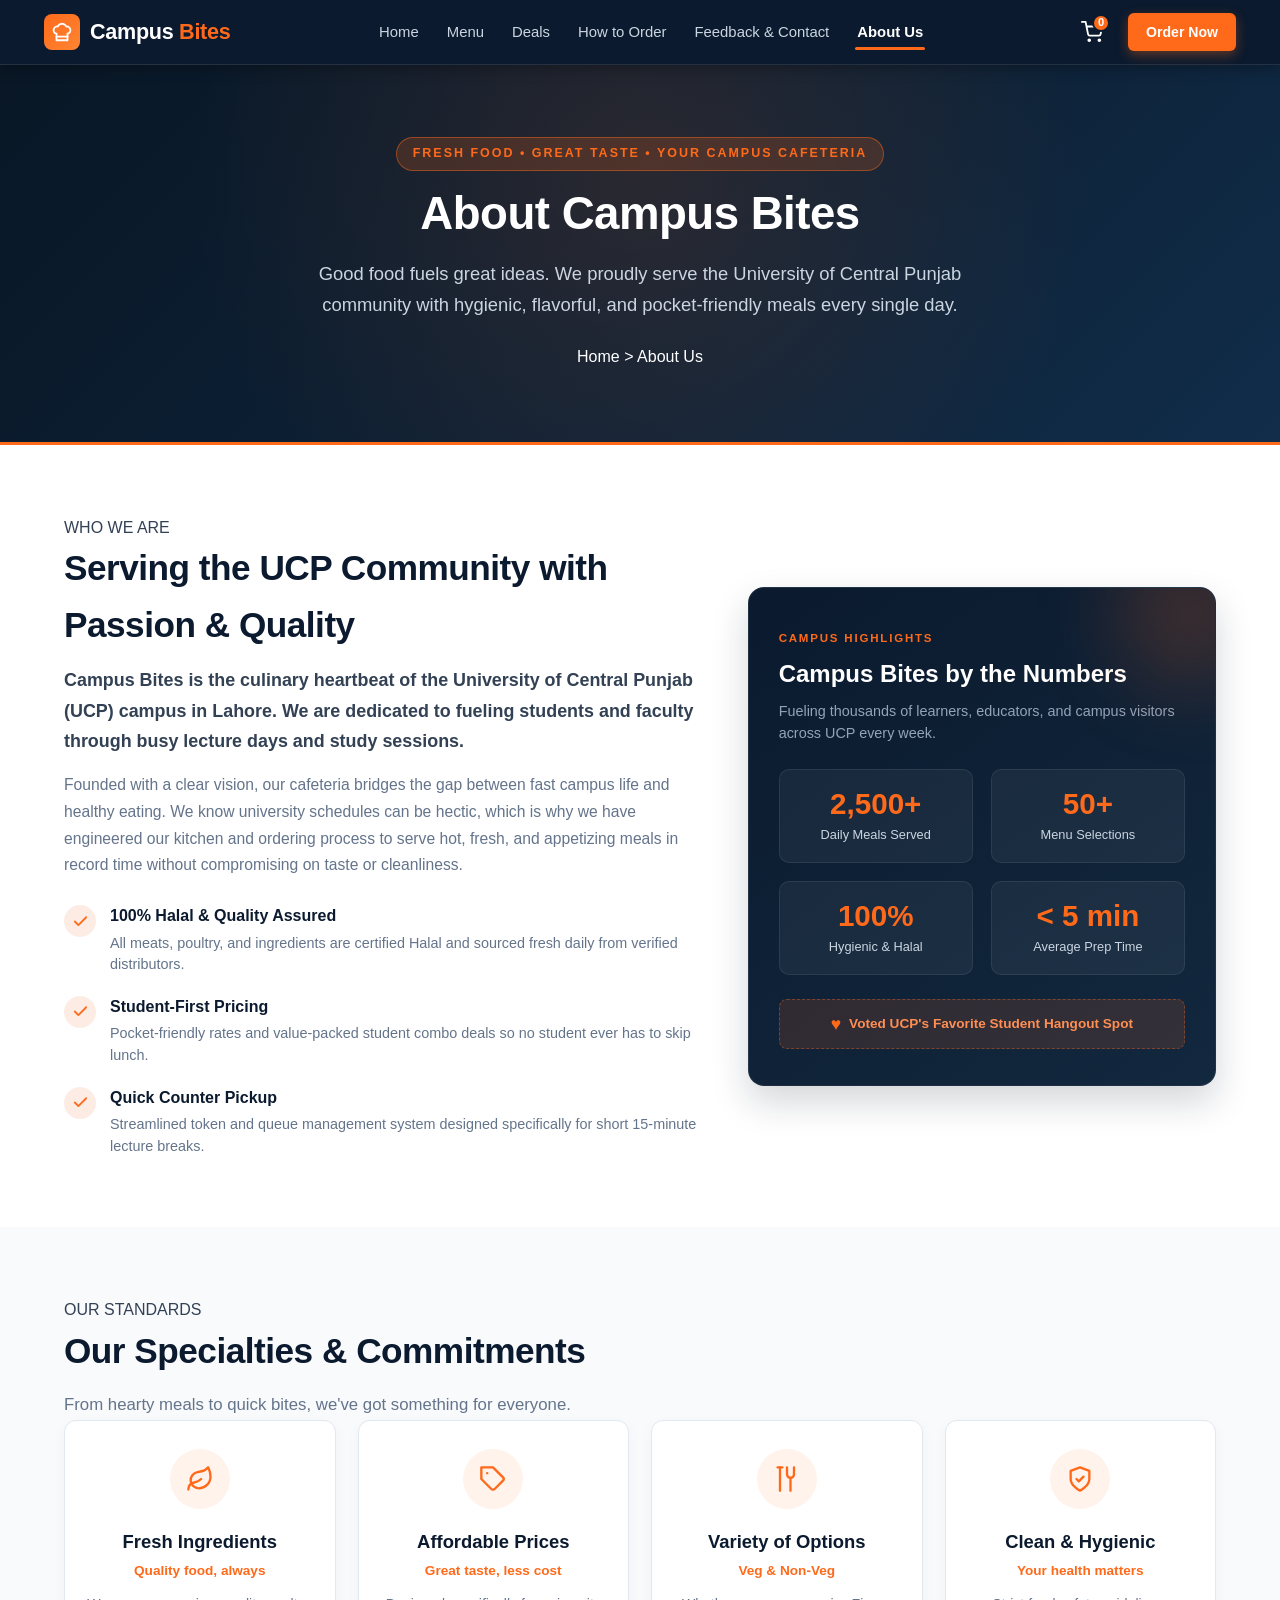
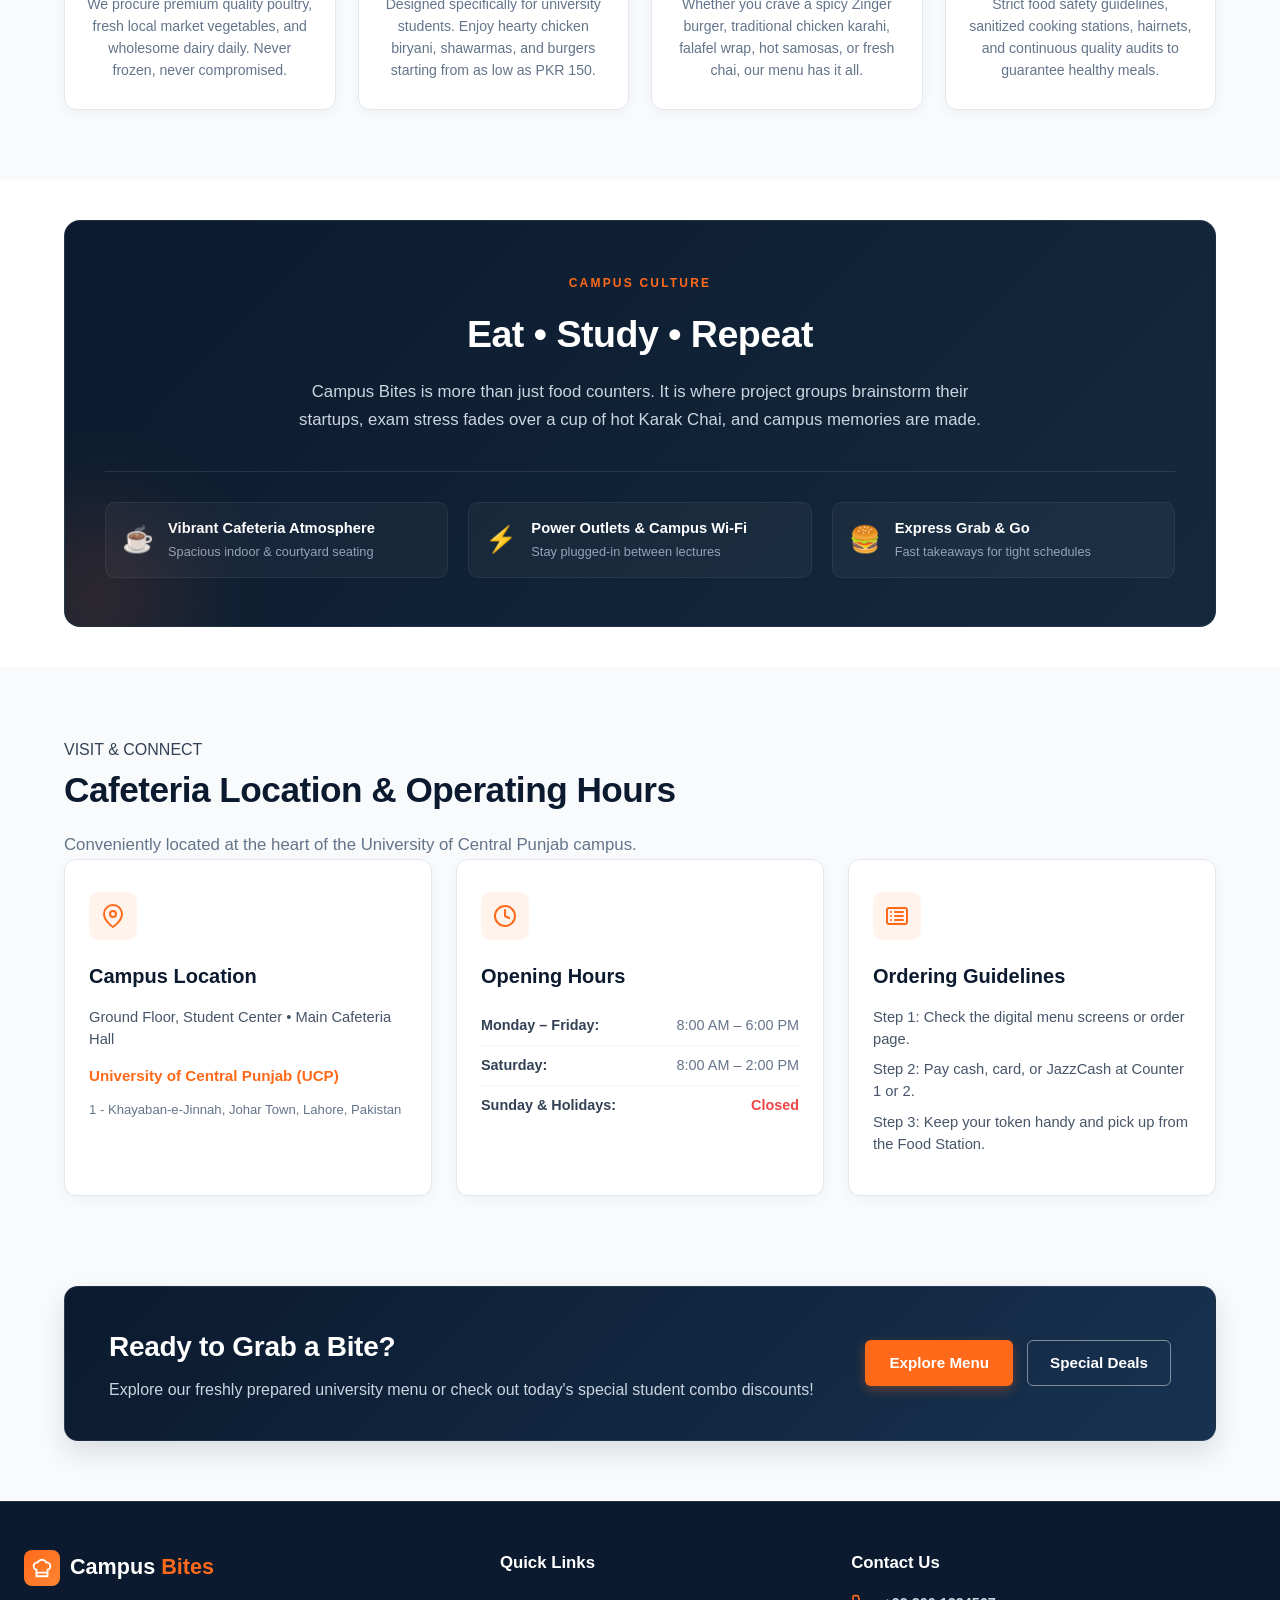
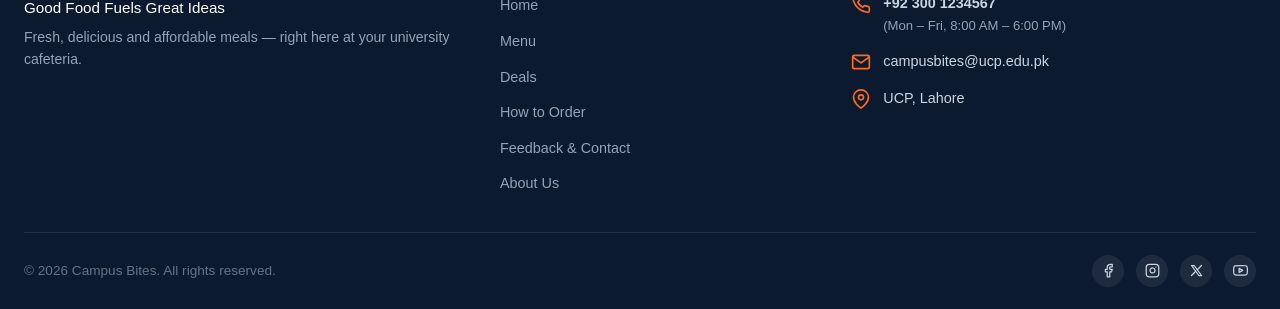
<file: src/about-page.html>
<!DOCTYPE html>
<html lang="en">
<head>
    <meta charset="UTF-8">
    <meta name="viewport" content="width=device-width, initial-scale=1.0">
    <title>Campus Bites | About Us</title>
    <!-- Linking shared CSS file -->
    <link rel="stylesheet" href="../styles/style.css">
    <!-- Google Fonts for modern typography -->
    <link rel="preconnect" href="https://fonts.googleapis.com">
    <link rel="preconnect" href="https://fonts.gstatic.com" crossorigin>
    <link href="https://fonts.googleapis.com/css2?family=Plus+Jakarta+Sans:wght@400;500;600;700;800&display=swap" rel="stylesheet">
</head>
<body class="about-body">

    <!-- Header & Navigation Bar -->
    <header class="cb-header">
        <div class="cb-header-inner">
            <!-- Brand Logo -->
            <a href="index.html" class="cb-logo">
                <span class="cb-logo-badge">
                    <svg viewBox="0 0 24 24" fill="none" stroke="currentColor" stroke-width="2" stroke-linecap="round" stroke-linejoin="round">
                        <path d="M6 13.87A4 4 0 0 1 7.41 6a5.11 5.11 0 0 1 1.05-1.54 5 5 0 0 1 7.08 0A5.11 5.11 0 0 1 16.59 6 4 4 0 0 1 18 13.87V21H6Z"/>
                        <line x1="6" y1="17" x2="18" y2="17"/>
                    </svg>
                </span>
                <span class="cb-logo-text">Campus <span class="cb-logo-accent">Bites</span></span>
            </a>

            <!-- Navigation Links -->
            <nav class="cb-nav">
                <ul class="cb-nav-list">
                    <li class="cb-nav-item"><a href="index.html" class="cb-nav-link">Home</a></li>
                    <li class="cb-nav-item"><a href="menu-Page.html" class="cb-nav-link">Menu</a></li>
                    <li class="cb-nav-item"><a href="dealPage.html" class="cb-nav-link">Deals</a></li>
                    <li class="cb-nav-item"><a href="order.html" class="cb-nav-link">How to Order</a></li>
                    <li class="cb-nav-item"><a href="feedback.html" class="cb-nav-link">Feedback &amp; Contact</a></li>
                    <li class="cb-nav-item"><a href="about-page.html" class="cb-nav-link active">About Us</a></li>
                </ul>
            </nav>

            <!-- Header Actions -->
            <div class="cb-header-actions">
                <a href="order.html" class="cb-cart-btn" aria-label="Cart">
                    <svg viewBox="0 0 24 24" fill="none" stroke="currentColor" stroke-width="2" stroke-linecap="round" stroke-linejoin="round">
                        <circle cx="9" cy="21" r="1"/>
                        <circle cx="20" cy="21" r="1"/>
                        <path d="M1 1h4l2.68 13.39a2 2 0 0 0 2 1.61h9.72a2 2 0 0 0 2-1.61L23 6H6"/>
                    </svg>
                    <span class="cb-cart-count">0</span>
                </a>
                <a href="order.html" class="cb-order-btn">Order Now</a>
            </div>
        </div>
    </header>

    <!-- Main Content -->
    <main class="about-main">

        <!-- Hero Banner Section -->
        <section class="about-hero">
            <div class="about-hero-overlay"></div>
            <div class="about-hero-content">
                <span class="about-hero-badge">Fresh Food &bull; Great Taste &bull; Your Campus Cafeteria</span>
                <h1 class="about-hero-title">About Campus Bites</h1>
                <p class="about-hero-desc">Good food fuels great ideas. We proudly serve the University of Central Punjab community with hygienic, flavorful, and pocket-friendly meals every single day.</p>
                <div class="about-hero-breadcrumbs">
                    <a href="index.html" class="about-breadcrumb-item">Home</a>
                    <span class="about-breadcrumb-sep">&gt;</span>
                    <span class="about-breadcrumb-item about-breadcrumb-current">About Us</span>
                </div>
            </div>
        </section>

        <!-- Our Story & Mission Section -->
        <section class="about-section about-story-section" id="about-story">
            <div class="about-container">
                <div class="about-story-grid">
                    
                    <!-- Left Column: Story Text -->
                    <div class="about-story-text">
                        <span class="about-section-tag">WHO WE ARE</span>
                        <h2 class="about-section-heading">Serving the UCP Community with Passion &amp; Quality</h2>
                        <p class="about-story-lead">Campus Bites is the culinary heartbeat of the University of Central Punjab (UCP) campus in Lahore. We are dedicated to fueling students and faculty through busy lecture days and study sessions.</p>
                        <p class="about-story-paragraph">Founded with a clear vision, our cafeteria bridges the gap between fast campus life and healthy eating. We know university schedules can be hectic, which is why we have engineered our kitchen and ordering process to serve hot, fresh, and appetizing meals in record time without compromising on taste or cleanliness.</p>
                        
                        <!-- Story Feature Points -->
                        <div class="about-story-features">
                            <div class="about-story-feature-item">
                                <div class="about-feature-icon-wrapper">
                                    <svg viewBox="0 0 24 24" fill="none" stroke="currentColor" stroke-width="2.5" stroke-linecap="round" stroke-linejoin="round">
                                        <polyline points="20 6 9 17 4 12"/>
                                    </svg>
                                </div>
                                <div class="about-feature-text">
                                    <h4 class="about-feature-title">100% Halal &amp; Quality Assured</h4>
                                    <p class="about-feature-desc">All meats, poultry, and ingredients are certified Halal and sourced fresh daily from verified distributors.</p>
                                </div>
                            </div>

                            <div class="about-story-feature-item">
                                <div class="about-feature-icon-wrapper">
                                    <svg viewBox="0 0 24 24" fill="none" stroke="currentColor" stroke-width="2.5" stroke-linecap="round" stroke-linejoin="round">
                                        <polyline points="20 6 9 17 4 12"/>
                                    </svg>
                                </div>
                                <div class="about-feature-text">
                                    <h4 class="about-feature-title">Student-First Pricing</h4>
                                    <p class="about-feature-desc">Pocket-friendly rates and value-packed student combo deals so no student ever has to skip lunch.</p>
                                </div>
                            </div>

                            <div class="about-story-feature-item">
                                <div class="about-feature-icon-wrapper">
                                    <svg viewBox="0 0 24 24" fill="none" stroke="currentColor" stroke-width="2.5" stroke-linecap="round" stroke-linejoin="round">
                                        <polyline points="20 6 9 17 4 12"/>
                                    </svg>
                                </div>
                                <div class="about-feature-text">
                                    <h4 class="about-feature-title">Quick Counter Pickup</h4>
                                    <p class="about-feature-desc">Streamlined token and queue management system designed specifically for short 15-minute lecture breaks.</p>
                                </div>
                            </div>
                        </div>
                    </div>

                    <!-- Right Column: Visual Stats Card -->
                    <div class="about-story-visual">
                        <div class="about-stats-card">
                            <div class="about-stats-card-header">
                                <span class="about-stats-card-badge">CAMPUS HIGHLIGHTS</span>
                                <h3 class="about-stats-card-title">Campus Bites by the Numbers</h3>
                                <p class="about-stats-card-desc">Fueling thousands of learners, educators, and campus visitors across UCP every week.</p>
                            </div>

                            <div class="about-stats-grid">
                                <div class="about-stat-item">
                                    <span class="about-stat-num">2,500+</span>
                                    <span class="about-stat-label">Daily Meals Served</span>
                                </div>
                                <div class="about-stat-item">
                                    <span class="about-stat-num">50+</span>
                                    <span class="about-stat-label">Menu Selections</span>
                                </div>
                                <div class="about-stat-item">
                                    <span class="about-stat-num">100%</span>
                                    <span class="about-stat-label">Hygienic &amp; Halal</span>
                                </div>
                                <div class="about-stat-item">
                                    <span class="about-stat-num">&lt; 5 min</span>
                                    <span class="about-stat-label">Average Prep Time</span>
                                </div>
                            </div>

                            <div class="about-card-banner">
                                <span class="about-card-banner-icon">&hearts;</span>
                                <span class="about-card-banner-text">Voted UCP's Favorite Student Hangout Spot</span>
                            </div>
                        </div>
                    </div>

                </div>
            </div>
        </section>

        <!-- Our Specialties Section (Matching Home Page Theme) -->
        <section class="about-section about-pillars-section" id="about-specialties">
            <div class="about-container">
                
                <div class="about-section-header-center">
                    <span class="about-section-tag">OUR STANDARDS</span>
                    <h2 class="about-section-heading">Our Specialties &amp; Commitments</h2>
                    <p class="about-section-subheading">From hearty meals to quick bites, we've got something for everyone.</p>
                </div>

                <div class="about-pillars-grid">
                    
                    <!-- Card 1: Fresh Ingredients -->
                    <div class="about-pillar-card">
                        <div class="about-pillar-icon-container">
                            <!-- Leaf / Plant Icon -->
                            <svg viewBox="0 0 24 24" fill="none" stroke="currentColor" stroke-width="2" stroke-linecap="round" stroke-linejoin="round">
                                <path d="M11 20A7 7 0 0 1 9.8 6.1C15.5 5 17 4.48 19 2c1 2 2 4.18 2 8 0 5.5-4.78 10-10 10Z"/>
                                <path d="M2 21c0-3 1.85-5.36 5.08-6C9.5 14.52 12 13 13 12"/>
                            </svg>
                        </div>
                        <h3 class="about-pillar-title">Fresh Ingredients</h3>
                        <p class="about-pillar-subtitle">Quality food, always</p>
                        <p class="about-pillar-text">We procure premium quality poultry, fresh local market vegetables, and wholesome dairy daily. Never frozen, never compromised.</p>
                    </div>

                    <!-- Card 2: Affordable Prices -->
                    <div class="about-pillar-card">
                        <div class="about-pillar-icon-container">
                            <!-- Price Tag Icon -->
                            <svg viewBox="0 0 24 24" fill="none" stroke="currentColor" stroke-width="2" stroke-linecap="round" stroke-linejoin="round">
                                <path d="M20.59 13.41l-7.17 7.17a2 2 0 0 1-2.83 0L2 12V2h10l8.59 8.59a2 2 0 0 1 0 2.82z"/>
                                <line x1="7" y1="7" x2="7.01" y2="7"/>
                            </svg>
                        </div>
                        <h3 class="about-pillar-title">Affordable Prices</h3>
                        <p class="about-pillar-subtitle">Great taste, less cost</p>
                        <p class="about-pillar-text">Designed specifically for university students. Enjoy hearty chicken biryani, shawarmas, and burgers starting from as low as PKR 150.</p>
                    </div>

                    <!-- Card 3: Variety of Options -->
                    <div class="about-pillar-card">
                        <div class="about-pillar-icon-container">
                            <!-- Cutlery / Bowl Icon -->
                            <svg viewBox="0 0 24 24" fill="none" stroke="currentColor" stroke-width="2" stroke-linecap="round" stroke-linejoin="round">
                                <path d="M18 2v6a3 3 0 0 1-3 3 3 3 0 0 1-3-3V2"/>
                                <path d="M15 11v11"/>
                                <path d="M6 2v20"/>
                                <path d="M4 2h4"/>
                            </svg>
                        </div>
                        <h3 class="about-pillar-title">Variety of Options</h3>
                        <p class="about-pillar-subtitle">Veg &amp; Non-Veg</p>
                        <p class="about-pillar-text">Whether you crave a spicy Zinger burger, traditional chicken karahi, falafel wrap, hot samosas, or fresh chai, our menu has it all.</p>
                    </div>

                    <!-- Card 4: Clean & Hygienic -->
                    <div class="about-pillar-card">
                        <div class="about-pillar-icon-container">
                            <!-- Sparkle / Shield Icon -->
                            <svg viewBox="0 0 24 24" fill="none" stroke="currentColor" stroke-width="2" stroke-linecap="round" stroke-linejoin="round">
                                <path d="M12 22s8-4 8-10V5l-8-3-8 3v7c0 6 8 10 8 10z"/>
                                <path d="m9 12 2 2 4-4"/>
                            </svg>
                        </div>
                        <h3 class="about-pillar-title">Clean &amp; Hygienic</h3>
                        <p class="about-pillar-subtitle">Your health matters</p>
                        <p class="about-pillar-text">Strict food safety guidelines, sanitized cooking stations, hairnets, and continuous quality audits to guarantee healthy meals.</p>
                    </div>

                </div>
            </div>
        </section>

        <!-- "Eat Study Repeat" Campus Life Feature Banner -->
        <section class="about-quote-section">
            <div class="about-container">
                <div class="about-quote-box">
                    <span class="about-quote-badge">CAMPUS CULTURE</span>
                    <h2 class="about-quote-title">Eat &bull; Study &bull; Repeat</h2>
                    <p class="about-quote-desc">Campus Bites is more than just food counters. It is where project groups brainstorm their startups, exam stress fades over a cup of hot Karak Chai, and campus memories are made.</p>
                    
                    <div class="about-quote-features-row">
                        <div class="about-quote-feature">
                            <span class="about-quote-feature-icon">&#9749;</span>
                            <div class="about-quote-feature-text">
                                <strong class="about-quote-feature-title">Vibrant Cafeteria Atmosphere</strong>
                                <span class="about-quote-feature-sub">Spacious indoor &amp; courtyard seating</span>
                            </div>
                        </div>
                        <div class="about-quote-feature">
                            <span class="about-quote-feature-icon">&#9889;</span>
                            <div class="about-quote-feature-text">
                                <strong class="about-quote-feature-title">Power Outlets &amp; Campus Wi-Fi</strong>
                                <span class="about-quote-feature-sub">Stay plugged-in between lectures</span>
                            </div>
                        </div>
                        <div class="about-quote-feature">
                            <span class="about-quote-feature-icon">&#127828;</span>
                            <div class="about-quote-feature-text">
                                <strong class="about-quote-feature-title">Express Grab &amp; Go</strong>
                                <span class="about-quote-feature-sub">Fast takeaways for tight schedules</span>
                            </div>
                        </div>
                    </div>
                </div>
            </div>
        </section>

        <!-- Cafeteria Information: Location, Timings & Guidelines -->
        <section class="about-section about-info-section" id="about-info">
            <div class="about-container">
                <div class="about-section-header-center">
                    <span class="about-section-tag">VISIT &amp; CONNECT</span>
                    <h2 class="about-section-heading">Cafeteria Location &amp; Operating Hours</h2>
                    <p class="about-section-subheading">Conveniently located at the heart of the University of Central Punjab campus.</p>
                </div>

                <div class="about-info-grid">
                    
                    <!-- Location Card -->
                    <div class="about-info-card">
                        <div class="about-info-icon-circle">
                            <svg viewBox="0 0 24 24" fill="none" stroke="currentColor" stroke-width="2" stroke-linecap="round" stroke-linejoin="round">
                                <path d="M21 10c0 7-9 13-9 13s-9-6-9-13a9 9 0 0 1 18 0z"/>
                                <circle cx="12" cy="10" r="3"/>
                            </svg>
                        </div>
                        <h3 class="about-info-card-title">Campus Location</h3>
                        <p class="about-info-card-text">Ground Floor, Student Center &bull; Main Cafeteria Hall</p>
                        <p class="about-info-card-highlight">University of Central Punjab (UCP)</p>
                        <p class="about-info-card-sub">1 - Khayaban-e-Jinnah, Johar Town, Lahore, Pakistan</p>
                    </div>

                    <!-- Timings Card -->
                    <div class="about-info-card">
                        <div class="about-info-icon-circle">
                            <svg viewBox="0 0 24 24" fill="none" stroke="currentColor" stroke-width="2" stroke-linecap="round" stroke-linejoin="round">
                                <circle cx="12" cy="12" r="10"/>
                                <polyline points="12 6 12 12 16 14"/>
                            </svg>
                        </div>
                        <h3 class="about-info-card-title">Opening Hours</h3>
                        <div class="about-timing-row">
                            <span class="about-timing-day">Monday &ndash; Friday:</span>
                            <span class="about-timing-hours">8:00 AM &ndash; 6:00 PM</span>
                        </div>
                        <div class="about-timing-row">
                            <span class="about-timing-day">Saturday:</span>
                            <span class="about-timing-hours">8:00 AM &ndash; 2:00 PM</span>
                        </div>
                        <div class="about-timing-row">
                            <span class="about-timing-day">Sunday &amp; Holidays:</span>
                            <span class="about-timing-hours about-timing-closed">Closed</span>
                        </div>
                    </div>

                    <!-- How It Works / Guidelines Card -->
                    <div class="about-info-card">
                        <div class="about-info-icon-circle">
                            <svg viewBox="0 0 24 24" fill="none" stroke="currentColor" stroke-width="2" stroke-linecap="round" stroke-linejoin="round">
                                <rect x="2" y="4" width="20" height="16" rx="2"/>
                                <line x1="6" y1="8" x2="6" y2="8"/>
                                <line x1="10" y1="8" x2="18" y2="8"/>
                                <line x1="6" y1="12" x2="6" y2="12"/>
                                <line x1="10" y1="12" x2="18" y2="12"/>
                                <line x1="6" y1="16" x2="6" y2="16"/>
                                <line x1="10" y1="16" x2="18" y2="16"/>
                            </svg>
                        </div>
                        <h3 class="about-info-card-title">Ordering Guidelines</h3>
                        <p class="about-info-card-text">Step 1: Check the digital menu screens or order page.</p>
                        <p class="about-info-card-text">Step 2: Pay cash, card, or JazzCash at Counter 1 or 2.</p>
                        <p class="about-info-card-text">Step 3: Keep your token handy and pick up from the Food Station.</p>
                    </div>

                </div>
            </div>
        </section>

        <!-- Call To Action Banner -->
        <section class="about-cta-section">
            <div class="about-container">
                <div class="about-cta-box">
                    <div class="about-cta-content">
                        <h2 class="about-cta-title">Ready to Grab a Bite?</h2>
                        <p class="about-cta-desc">Explore our freshly prepared university menu or check out today's special student combo discounts!</p>
                    </div>
                    <div class="about-cta-buttons">
                        <a href="menu-Page.html" class="about-btn-primary">Explore Menu</a>
                        <a href="dealPage.html" class="about-btn-outline">Special Deals</a>
                    </div>
                </div>
            </div>
        </section>

    </main>

    <!-- Footer Section -->
    <footer class="cb-footer">
        <div class="cb-footer-container">
            <div class="cb-footer-top">
                <!-- Col 1: Brand Info -->
                <div class="cb-footer-col">
                    <div class="cb-footer-brand-title">
                        <span class="cb-logo-badge">
                            <svg viewBox="0 0 24 24" fill="none" stroke="currentColor" stroke-width="2" stroke-linecap="round" stroke-linejoin="round">
                                <path d="M6 13.87A4 4 0 0 1 7.41 6a5.11 5.11 0 0 1 1.05-1.54 5 5 0 0 1 7.08 0A5.11 5.11 0 0 1 16.59 6 4 4 0 0 1 18 13.87V21H6Z"/>
                                <line x1="6" y1="17" x2="18" y2="17"/>
                            </svg>
                        </span>
                        <span>Campus <span class="cb-logo-accent">Bites</span></span>
                    </div>
                    <p class="cb-footer-brand-p">Good Food Fuels Great Ideas</p>
                    <p class="cb-footer-brand-sub">Fresh, delicious and affordable meals &mdash; right here at your university cafeteria.</p>
                </div>

                <!-- Col 2: Quick Links -->
                <div class="cb-footer-col">
                    <h4 class="cb-footer-heading">Quick Links</h4>
                    <ul class="cb-footer-links-list">
                        <li><a href="index.html">Home</a></li>
                        <li><a href="menu-Page.html">Menu</a></li>
                        <li><a href="dealPage.html">Deals</a></li>
                        <li><a href="order.html">How to Order</a></li>
                        <li><a href="feedback.html">Feedback &amp; Contact</a></li>
                        <li><a href="about-page.html">About Us</a></li>
                    </ul>
                </div>

                <!-- Col 3: Contact Us -->
                <div class="cb-footer-col">
                    <h4 class="cb-footer-heading">Contact Us</h4>
                    <ul class="cb-footer-contact-list">
                        <li class="cb-footer-contact-item">
                            <svg class="cb-footer-contact-icon" viewBox="0 0 24 24" fill="none" stroke="currentColor" stroke-width="2" stroke-linecap="round" stroke-linejoin="round">
                                <path d="M22 16.92v3a2 2 0 0 1-2.18 2 19.79 19.79 0 0 1-8.63-3.07 19.5 19.5 0 0 1-6-6 19.79 19.79 0 0 1-3.07-8.67A2 2 0 0 1 4.11 2h3a2 2 0 0 1 2 1.72 12.84 12.84 0 0 0 .7 2.81 2 2 0 0 1-.45 2.11L8.09 9.91a16 16 0 0 0 6 6l1.27-1.27a2 2 0 0 1 2.11-.45 12.84 12.84 0 0 0 2.81.7A2 2 0 0 1 22 16.92z"/>
                            </svg>
                            <div>
                                <strong>+92 300 1234567</strong>
                                <div style="font-size:0.82rem; color:#94a3b8;">(Mon &ndash; Fri, 8:00 AM &ndash; 6:00 PM)</div>
                            </div>
                        </li>
                        <li class="cb-footer-contact-item">
                            <svg class="cb-footer-contact-icon" viewBox="0 0 24 24" fill="none" stroke="currentColor" stroke-width="2" stroke-linecap="round" stroke-linejoin="round">
                                <path d="M4 4h16c1.1 0 2 .9 2 2v12c0 1.1-.9 2-2 2H4c-1.1 0-2-.9-2-2V6c0-1.1.9-2 2-2z"/>
                                <polyline points="22,6 12,13 2,6"/>
                            </svg>
                            <span>campusbites@ucp.edu.pk</span>
                        </li>
                        <li class="cb-footer-contact-item">
                            <svg class="cb-footer-contact-icon" viewBox="0 0 24 24" fill="none" stroke="currentColor" stroke-width="2" stroke-linecap="round" stroke-linejoin="round">
                                <path d="M21 10c0 7-9 13-9 13s-9-6-9-13a9 9 0 0 1 18 0z"/>
                                <circle cx="12" cy="10" r="3"/>
                            </svg>
                            <span>UCP, Lahore</span>
                        </li>
                    </ul>
                </div>
            </div>

            <!-- Footer Bottom Bar -->
            <div class="cb-footer-bottom">
                <p>&copy; 2026 Campus Bites. All rights reserved.</p>
                <div class="cb-footer-social">
                    <!-- Facebook -->
                    <a href="#" aria-label="Facebook">
                        <svg viewBox="0 0 24 24" fill="none" stroke="currentColor" stroke-width="2" stroke-linecap="round" stroke-linejoin="round">
                            <path d="M18 2h-3a5 5 0 0 0-5 5v3H7v4h3v8h4v-8h3l1-4h-4V7a1 1 0 0 1 1-1h3z"/>
                        </svg>
                    </a>
                    <!-- Instagram -->
                    <a href="#" aria-label="Instagram">
                        <svg viewBox="0 0 24 24" fill="none" stroke="currentColor" stroke-width="2" stroke-linecap="round" stroke-linejoin="round">
                            <rect x="2" y="2" width="20" height="20" rx="5" ry="5"/>
                            <path d="M16 11.37A4 4 0 1 1 12.63 8 4 4 0 0 1 16 11.37z"/>
                            <line x1="17.5" y1="6.5" x2="17.51" y2="6.5"/>
                        </svg>
                    </a>
                    <!-- X / Twitter -->
                    <a href="#" aria-label="X Twitter">
                        <svg viewBox="0 0 24 24" fill="none" stroke="currentColor" stroke-width="2" stroke-linecap="round" stroke-linejoin="round">
                            <path d="M4 4l11.733 16h4.267l-11.733 -16z"/>
                            <path d="M4 20l6.768 -6.768m2.46 -2.46l6.772 -6.772"/>
                        </svg>
                    </a>
                    <!-- YouTube -->
                    <a href="#" aria-label="YouTube">
                        <svg viewBox="0 0 24 24" fill="none" stroke="currentColor" stroke-width="2" stroke-linecap="round" stroke-linejoin="round">
                            <path d="M22.54 6.42a2.78 2.78 0 0 0-1.94-2C18.88 4 12 4 12 4s-6.88 0-8.6.46a2.78 2.78 0 0 0-1.94 2A29 29 0 0 0 1 11.75a29 29 0 0 0 .46 5.33A2.78 2.78 0 0 0 3.4 19c1.72.46 8.6.46 8.6.46s6.88 0 8.6-.46a2.78 2.78 0 0 0 1.94-2 29 29 0 0 0 .46-5.25 29 29 0 0 0-.46-5.33z"/>
                            <polygon points="9.75 15.02 15.5 11.75 9.75 8.48 9.75 15.02"/>
                        </svg>
                    </a>
                </div>
            </div>
        </div>
    </footer>

</body>
</html>
</file>
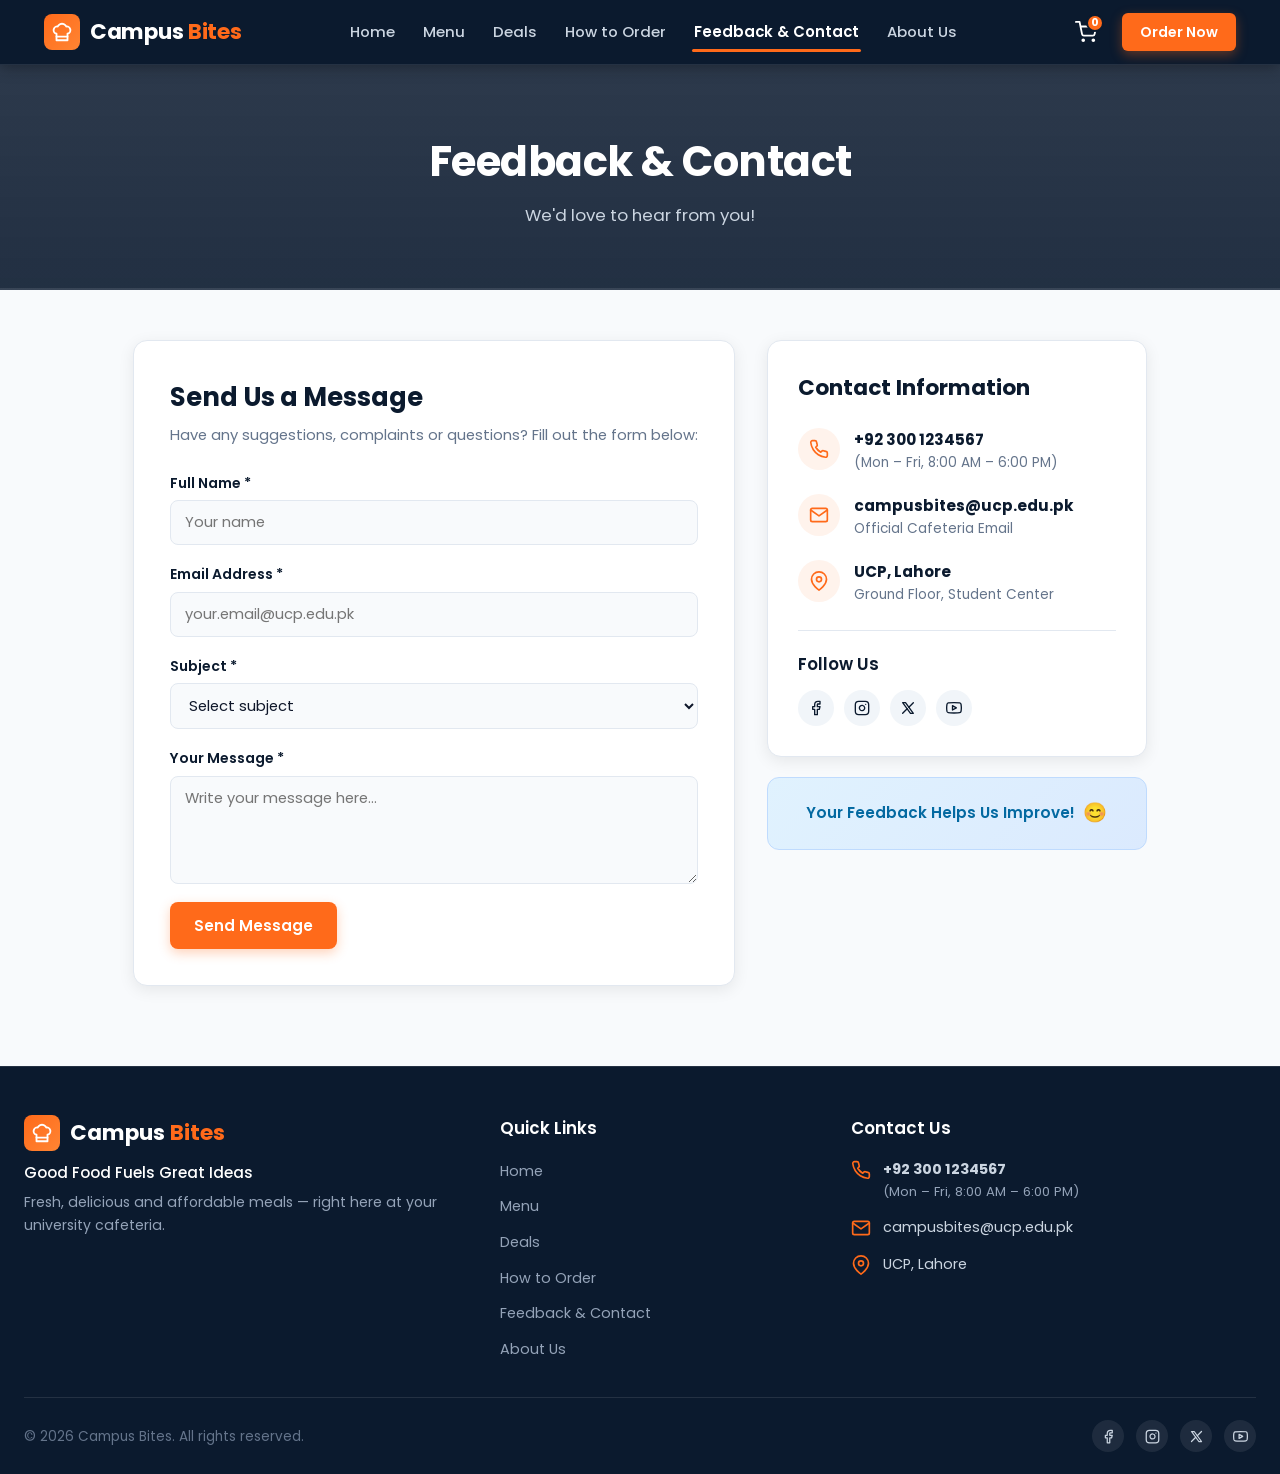
<file: src/feedback.html>
<!DOCTYPE html>
<html lang="en">
<head>
    <meta charset="UTF-8">
    <meta name="viewport" content="width=device-width, initial-scale=1.0">
    <title>Campus Bites | Feedback & Contact - We'd Love to Hear From You</title>
    <!-- Google Fonts -->
    <link rel="preconnect" href="https://fonts.googleapis.com">
    <link rel="preconnect" href="https://fonts.gstatic.com" crossorigin>
    <link href="https://fonts.googleapis.com/css2?family=Poppins:wght@300;400;500;600;700;800&display=swap" rel="stylesheet">
    <!-- Shared CSS -->
    <link rel="stylesheet" href="../styles/style.css">
</head>
<body>

    <!-- ===== UNIFIED HEADER & NAVBAR ===== -->
    <header class="cb-header">
        <div class="cb-header-inner">
            <!-- Brand Logo -->
            <a href="index.html" class="cb-logo">
                <span class="cb-logo-badge">
                    <svg viewBox="0 0 24 24" fill="none" stroke="currentColor" stroke-width="2" stroke-linecap="round" stroke-linejoin="round">
                        <path d="M6 13.87A4 4 0 0 1 7.41 6a5.11 5.11 0 0 1 1.05-1.54 5 5 0 0 1 7.08 0A5.11 5.11 0 0 1 16.59 6 4 4 0 0 1 18 13.87V21H6Z"/>
                        <line x1="6" y1="17" x2="18" y2="17"/>
                    </svg>
                </span>
                <span class="cb-logo-text">Campus <span class="cb-logo-accent">Bites</span></span>
            </a>

            <!-- Navigation Links -->
            <nav class="cb-nav">
                <ul class="cb-nav-list">
                    <li class="cb-nav-item"><a href="index.html" class="cb-nav-link">Home</a></li>
                    <li class="cb-nav-item"><a href="menu-Page.html" class="cb-nav-link">Menu</a></li>
                    <li class="cb-nav-item"><a href="dealPage.html" class="cb-nav-link">Deals</a></li>
                    <li class="cb-nav-item"><a href="order.html" class="cb-nav-link">How to Order</a></li>
                    <li class="cb-nav-item"><a href="feedback.html" class="cb-nav-link active">Feedback &amp; Contact</a></li>
                    <li class="cb-nav-item"><a href="about-page.html" class="cb-nav-link">About Us</a></li>
                </ul>
            </nav>

            <!-- Header Actions -->
            <div class="cb-header-actions">
                <a href="order.html" class="cb-cart-btn" aria-label="Cart">
                    <svg viewBox="0 0 24 24" fill="none" stroke="currentColor" stroke-width="2" stroke-linecap="round" stroke-linejoin="round">
                        <circle cx="9" cy="21" r="1"/>
                        <circle cx="20" cy="21" r="1"/>
                        <path d="M1 1h4l2.68 13.39a2 2 0 0 0 2 1.61h9.72a2 2 0 0 0 2-1.61L23 6H6"/>
                    </svg>
                    <span class="cb-cart-count">0</span>
                </a>
                <a href="order.html" class="cb-order-btn">Order Now</a>
            </div>
        </div>
    </header>

    <!-- ===== PAGE HERO BANNER ===== -->
    <section class="cb-page-hero">
        <h1 class="cb-page-hero-title">Feedback &amp; Contact</h1>
        <p class="cb-page-hero-subtitle">We'd love to hear from you!</p>
    </section>

    <!-- ===== MAIN CONTENT SECTION ===== -->
    <main class="feedback-page-main-container">
        <div class="feedback-page-content-grid">

            <!-- Send Us A Message Form -->
            <div class="feedback-page-form-card">
                <h2>Send Us a Message</h2>
                <p class="feedback-page-subtitle">Have any suggestions, complaints or questions? Fill out the form below:</p>

                <form action="#" method="POST" class="feedback-page-form">
                    <div class="feedback-page-form-group">
                        <label for="fullName">Full Name *</label>
                        <input type="text" id="fullName" name="fullName" placeholder="Your name" required>
                    </div>

                    <div class="feedback-page-form-group">
                        <label for="email">Email Address *</label>
                        <input type="email" id="email" name="email" placeholder="your.email@ucp.edu.pk" required>
                    </div>

                    <div class="feedback-page-form-group">
                        <label for="subject">Subject *</label>
                        <select id="subject" name="subject" required>
                            <option value="" disabled selected>Select subject</option>
                            <option value="feedback">General Feedback</option>
                            <option value="complaint">Complaint</option>
                            <option value="suggestion">Suggestion</option>
                            <option value="food-quality">Food Quality</option>
                        </select>
                    </div>

                    <div class="feedback-page-form-group">
                        <label for="message">Your Message *</label>
                        <textarea id="message" name="message" rows="4" placeholder="Write your message here..." required></textarea>
                    </div>

                    <button type="submit" class="feedback-page-submit-btn">Send Message</button>
                </form>
            </div>

            <!-- Contact Information Sidebar -->
            <div class="feedback-page-contact-sidebar">
                <div class="feedback-page-info-card">
                    <h2>Contact Information</h2>

                    <div class="feedback-page-info-item">
                        <div class="feedback-page-info-icon-circle">
                            <svg viewBox="0 0 24 24" fill="none" stroke="currentColor" stroke-width="2" stroke-linecap="round" stroke-linejoin="round">
                                <path d="M22 16.92v3a2 2 0 0 1-2.18 2 19.79 19.79 0 0 1-8.63-3.07 19.5 19.5 0 0 1-6-6 19.79 19.79 0 0 1-3.07-8.67A2 2 0 0 1 4.11 2h3a2 2 0 0 1 2 1.72 12.84 12.84 0 0 0 .7 2.81 2 2 0 0 1-.45 2.11L8.09 9.91a16 16 0 0 0 6 6l1.27-1.27a2 2 0 0 1 2.11-.45 12.84 12.84 0 0 0 2.81.7A2 2 0 0 1 22 16.92z"/>
                            </svg>
                        </div>
                        <div>
                            <strong>+92 300 1234567</strong>
                            <p>(Mon &ndash; Fri, 8:00 AM &ndash; 6:00 PM)</p>
                        </div>
                    </div>

                    <div class="feedback-page-info-item">
                        <div class="feedback-page-info-icon-circle">
                            <svg viewBox="0 0 24 24" fill="none" stroke="currentColor" stroke-width="2" stroke-linecap="round" stroke-linejoin="round">
                                <path d="M4 4h16c1.1 0 2 .9 2 2v12c0 1.1-.9 2-2 2H4c-1.1 0-2-.9-2-2V6c0-1.1.9-2 2-2z"/>
                                <polyline points="22,6 12,13 2,6"/>
                            </svg>
                        </div>
                        <div>
                            <strong>campusbites@ucp.edu.pk</strong>
                            <p>Official Cafeteria Email</p>
                        </div>
                    </div>

                    <div class="feedback-page-info-item">
                        <div class="feedback-page-info-icon-circle">
                            <svg viewBox="0 0 24 24" fill="none" stroke="currentColor" stroke-width="2" stroke-linecap="round" stroke-linejoin="round">
                                <path d="M21 10c0 7-9 13-9 13s-9-6-9-13a9 9 0 0 1 18 0z"/>
                                <circle cx="12" cy="10" r="3"/>
                            </svg>
                        </div>
                        <div>
                            <strong>UCP, Lahore</strong>
                            <p>Ground Floor, Student Center</p>
                        </div>
                    </div>

                    <div class="feedback-page-follow-us">
                        <h3>Follow Us</h3>
                        <div class="feedback-page-social-icons">
                            <a href="#" aria-label="Facebook">
                                <svg viewBox="0 0 24 24" fill="none" stroke="currentColor" stroke-width="2" stroke-linecap="round" stroke-linejoin="round">
                                    <path d="M18 2h-3a5 5 0 0 0-5 5v3H7v4h3v8h4v-8h3l1-4h-4V7a1 1 0 0 1 1-1h3z"/>
                                </svg>
                            </a>
                            <a href="#" aria-label="Instagram">
                                <svg viewBox="0 0 24 24" fill="none" stroke="currentColor" stroke-width="2" stroke-linecap="round" stroke-linejoin="round">
                                    <rect x="2" y="2" width="20" height="20" rx="5" ry="5"/>
                                    <path d="M16 11.37A4 4 0 1 1 12.63 8 4 4 0 0 1 16 11.37z"/>
                                    <line x1="17.5" y1="6.5" x2="17.51" y2="6.5"/>
                                </svg>
                            </a>
                            <a href="#" aria-label="X Twitter">
                                <svg viewBox="0 0 24 24" fill="none" stroke="currentColor" stroke-width="2" stroke-linecap="round" stroke-linejoin="round">
                                    <path d="M4 4l11.733 16h4.267l-11.733 -16z"/>
                                    <path d="M4 20l6.768 -6.768m2.46 -2.46l6.772 -6.772"/>
                                </svg>
                            </a>
                            <a href="#" aria-label="YouTube">
                                <svg viewBox="0 0 24 24" fill="none" stroke="currentColor" stroke-width="2" stroke-linecap="round" stroke-linejoin="round">
                                    <path d="M22.54 6.42a2.78 2.78 0 0 0-1.94-2C18.88 4 12 4 12 4s-6.88 0-8.6.46a2.78 2.78 0 0 0-1.94 2A29 29 0 0 0 1 11.75a29 29 0 0 0 .46 5.33A2.78 2.78 0 0 0 3.4 19c1.72.46 8.6.46 8.6.46s6.88 0 8.6-.46a2.78 2.78 0 0 0 1.94-2 29 29 0 0 0 .46-5.25 29 29 0 0 0-.46-5.33z"/>
                                    <polygon points="9.75 15.02 15.5 11.75 9.75 8.48 9.75 15.02"/>
                                </svg>
                            </a>
                        </div>
                    </div>
                </div>

                <!-- Highlight Box -->
                <div class="feedback-page-banner-box">
                    <span>Your Feedback Helps Us Improve!</span>
                    <span style="font-size: 1.2rem;">&#128522;</span>
                </div>
            </div>

        </div>
    </main>

    <!-- ===== UNIFIED FOOTER ===== -->
    <footer class="cb-footer">
        <div class="cb-footer-container">
            <div class="cb-footer-top">
                <!-- Col 1: Brand Info -->
                <div class="cb-footer-col">
                    <div class="cb-footer-brand-title">
                        <span class="cb-logo-badge">
                            <svg viewBox="0 0 24 24" fill="none" stroke="currentColor" stroke-width="2" stroke-linecap="round" stroke-linejoin="round">
                                <path d="M6 13.87A4 4 0 0 1 7.41 6a5.11 5.11 0 0 1 1.05-1.54 5 5 0 0 1 7.08 0A5.11 5.11 0 0 1 16.59 6 4 4 0 0 1 18 13.87V21H6Z"/>
                                <line x1="6" y1="17" x2="18" y2="17"/>
                            </svg>
                        </span>
                        <span>Campus <span class="cb-logo-accent">Bites</span></span>
                    </div>
                    <p class="cb-footer-brand-p">Good Food Fuels Great Ideas</p>
                    <p class="cb-footer-brand-sub">Fresh, delicious and affordable meals &mdash; right here at your university cafeteria.</p>
                </div>

                <!-- Col 2: Quick Links -->
                <div class="cb-footer-col">
                    <h4 class="cb-footer-heading">Quick Links</h4>
                    <ul class="cb-footer-links-list">
                        <li><a href="index.html">Home</a></li>
                        <li><a href="menu-Page.html">Menu</a></li>
                        <li><a href="dealPage.html">Deals</a></li>
                        <li><a href="order.html">How to Order</a></li>
                        <li><a href="feedback.html">Feedback &amp; Contact</a></li>
                        <li><a href="about-page.html">About Us</a></li>
                    </ul>
                </div>

                <!-- Col 3: Contact Us -->
                <div class="cb-footer-col">
                    <h4 class="cb-footer-heading">Contact Us</h4>
                    <ul class="cb-footer-contact-list">
                        <li class="cb-footer-contact-item">
                            <svg class="cb-footer-contact-icon" viewBox="0 0 24 24" fill="none" stroke="currentColor" stroke-width="2" stroke-linecap="round" stroke-linejoin="round">
                                <path d="M22 16.92v3a2 2 0 0 1-2.18 2 19.79 19.79 0 0 1-8.63-3.07 19.5 19.5 0 0 1-6-6 19.79 19.79 0 0 1-3.07-8.67A2 2 0 0 1 4.11 2h3a2 2 0 0 1 2 1.72 12.84 12.84 0 0 0 .7 2.81 2 2 0 0 1-.45 2.11L8.09 9.91a16 16 0 0 0 6 6l1.27-1.27a2 2 0 0 1 2.11-.45 12.84 12.84 0 0 0 2.81.7A2 2 0 0 1 22 16.92z"/>
                            </svg>
                            <div>
                                <strong>+92 300 1234567</strong>
                                <div style="font-size:0.82rem; color:#94a3b8;">(Mon &ndash; Fri, 8:00 AM &ndash; 6:00 PM)</div>
                            </div>
                        </li>
                        <li class="cb-footer-contact-item">
                            <svg class="cb-footer-contact-icon" viewBox="0 0 24 24" fill="none" stroke="currentColor" stroke-width="2" stroke-linecap="round" stroke-linejoin="round">
                                <path d="M4 4h16c1.1 0 2 .9 2 2v12c0 1.1-.9 2-2 2H4c-1.1 0-2-.9-2-2V6c0-1.1.9-2 2-2z"/>
                                <polyline points="22,6 12,13 2,6"/>
                            </svg>
                            <span>campusbites@ucp.edu.pk</span>
                        </li>
                        <li class="cb-footer-contact-item">
                            <svg class="cb-footer-contact-icon" viewBox="0 0 24 24" fill="none" stroke="currentColor" stroke-width="2" stroke-linecap="round" stroke-linejoin="round">
                                <path d="M21 10c0 7-9 13-9 13s-9-6-9-13a9 9 0 0 1 18 0z"/>
                                <circle cx="12" cy="10" r="3"/>
                            </svg>
                            <span>UCP, Lahore</span>
                        </li>
                    </ul>
                </div>
            </div>

            <!-- Footer Bottom Bar -->
            <div class="cb-footer-bottom">
                <p>&copy; 2026 Campus Bites. All rights reserved.</p>
                <div class="cb-footer-social">
                    <!-- Facebook -->
                    <a href="#" aria-label="Facebook">
                        <svg viewBox="0 0 24 24" fill="none" stroke="currentColor" stroke-width="2" stroke-linecap="round" stroke-linejoin="round">
                            <path d="M18 2h-3a5 5 0 0 0-5 5v3H7v4h3v8h4v-8h3l1-4h-4V7a1 1 0 0 1 1-1h3z"/>
                        </svg>
                    </a>
                    <!-- Instagram -->
                    <a href="#" aria-label="Instagram">
                        <svg viewBox="0 0 24 24" fill="none" stroke="currentColor" stroke-width="2" stroke-linecap="round" stroke-linejoin="round">
                            <rect x="2" y="2" width="20" height="20" rx="5" ry="5"/>
                            <path d="M16 11.37A4 4 0 1 1 12.63 8 4 4 0 0 1 16 11.37z"/>
                            <line x1="17.5" y1="6.5" x2="17.51" y2="6.5"/>
                        </svg>
                    </a>
                    <!-- X / Twitter -->
                    <a href="#" aria-label="X Twitter">
                        <svg viewBox="0 0 24 24" fill="none" stroke="currentColor" stroke-width="2" stroke-linecap="round" stroke-linejoin="round">
                            <path d="M4 4l11.733 16h4.267l-11.733 -16z"/>
                            <path d="M4 20l6.768 -6.768m2.46 -2.46l6.772 -6.772"/>
                        </svg>
                    </a>
                    <!-- YouTube -->
                    <a href="#" aria-label="YouTube">
                        <svg viewBox="0 0 24 24" fill="none" stroke="currentColor" stroke-width="2" stroke-linecap="round" stroke-linejoin="round">
                            <path d="M22.54 6.42a2.78 2.78 0 0 0-1.94-2C18.88 4 12 4 12 4s-6.88 0-8.6.46a2.78 2.78 0 0 0-1.94 2A29 29 0 0 0 1 11.75a29 29 0 0 0 .46 5.33A2.78 2.78 0 0 0 3.4 19c1.72.46 8.6.46 8.6.46s6.88 0 8.6-.46a2.78 2.78 0 0 0 1.94-2 29 29 0 0 0 .46-5.25 29 29 0 0 0-.46-5.33z"/>
                            <polygon points="9.75 15.02 15.5 11.75 9.75 8.48 9.75 15.02"/>
                        </svg>
                    </a>
                </div>
            </div>
        </div>
    </footer>

</body>
</html>
</file>
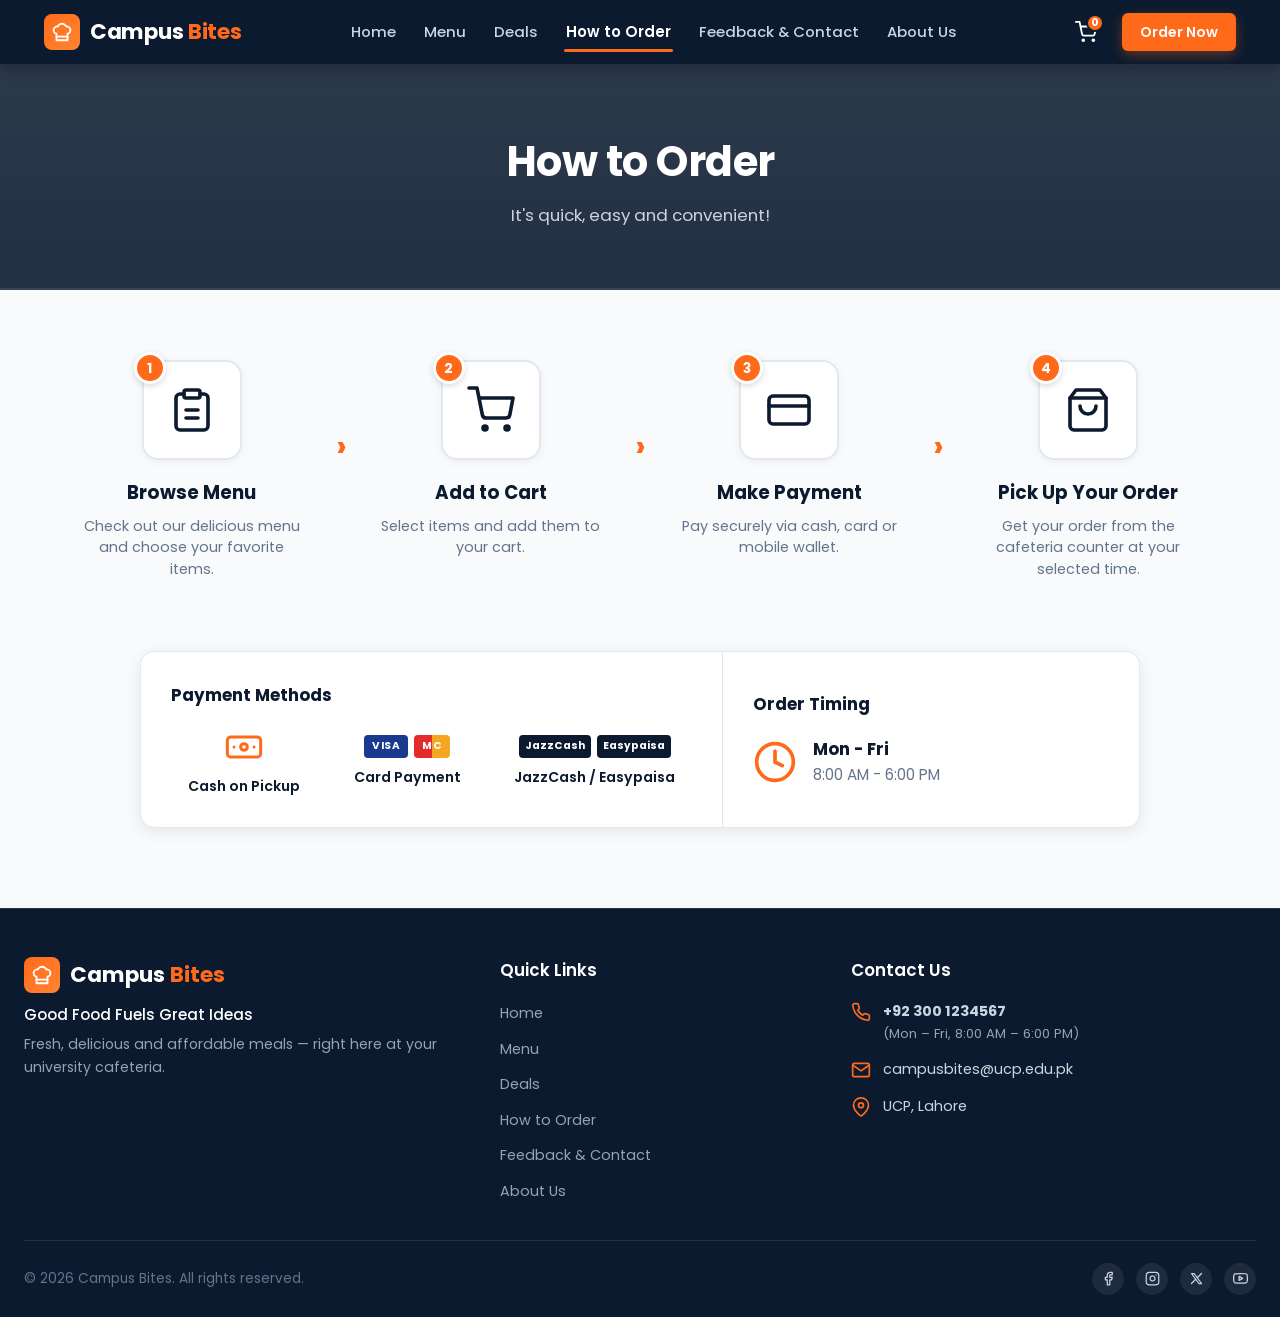
<file: src/order.html>
<!DOCTYPE html>
<html lang="en">
<head>
    <meta charset="UTF-8">
    <meta name="viewport" content="width=device-width, initial-scale=1.0">
    <title>Campus Bites | How to Order - Quick, Easy & Convenient</title>
    <!-- Google Fonts -->
    <link rel="preconnect" href="https://fonts.googleapis.com">
    <link rel="preconnect" href="https://fonts.gstatic.com" crossorigin>
    <link href="https://fonts.googleapis.com/css2?family=Poppins:wght@300;400;500;600;700;800&display=swap" rel="stylesheet">
    <!-- Shared CSS -->
    <link rel="stylesheet" href="../styles/style.css">
</head>
<body>

    <!-- ===== UNIFIED HEADER & NAVBAR ===== -->
    <header class="cb-header">
        <div class="cb-header-inner">
            <!-- Brand Logo -->
            <a href="index.html" class="cb-logo">
                <span class="cb-logo-badge">
                    <svg viewBox="0 0 24 24" fill="none" stroke="currentColor" stroke-width="2" stroke-linecap="round" stroke-linejoin="round">
                        <path d="M6 13.87A4 4 0 0 1 7.41 6a5.11 5.11 0 0 1 1.05-1.54 5 5 0 0 1 7.08 0A5.11 5.11 0 0 1 16.59 6 4 4 0 0 1 18 13.87V21H6Z"/>
                        <line x1="6" y1="17" x2="18" y2="17"/>
                    </svg>
                </span>
                <span class="cb-logo-text">Campus <span class="cb-logo-accent">Bites</span></span>
            </a>

            <!-- Navigation Links -->
            <nav class="cb-nav">
                <ul class="cb-nav-list">
                    <li class="cb-nav-item"><a href="index.html" class="cb-nav-link">Home</a></li>
                    <li class="cb-nav-item"><a href="menu-Page.html" class="cb-nav-link">Menu</a></li>
                    <li class="cb-nav-item"><a href="dealPage.html" class="cb-nav-link">Deals</a></li>
                    <li class="cb-nav-item"><a href="order.html" class="cb-nav-link active">How to Order</a></li>
                    <li class="cb-nav-item"><a href="feedback.html" class="cb-nav-link">Feedback &amp; Contact</a></li>
                    <li class="cb-nav-item"><a href="about-page.html" class="cb-nav-link">About Us</a></li>
                </ul>
            </nav>

            <!-- Header Actions -->
            <div class="cb-header-actions">
                <a href="order.html" class="cb-cart-btn" aria-label="Cart">
                    <svg viewBox="0 0 24 24" fill="none" stroke="currentColor" stroke-width="2" stroke-linecap="round" stroke-linejoin="round">
                        <circle cx="9" cy="21" r="1"/>
                        <circle cx="20" cy="21" r="1"/>
                        <path d="M1 1h4l2.68 13.39a2 2 0 0 0 2 1.61h9.72a2 2 0 0 0 2-1.61L23 6H6"/>
                    </svg>
                    <span class="cb-cart-count">0</span>
                </a>
                <a href="order.html" class="cb-order-btn">Order Now</a>
            </div>
        </div>
    </header>

    <!-- ===== PAGE HERO BANNER ===== -->
    <section class="cb-page-hero">
        <h1 class="cb-page-hero-title">How to Order</h1>
        <p class="cb-page-hero-subtitle">It's quick, easy and convenient!</p>
    </section>

    <!-- ===== STEPS SECTION ===== -->
    <main>
        <section class="order-steps-section">
            <div class="order-steps">

                <!-- Step 1: Browse Menu -->
                <article class="order-step">
                    <div class="order-icon-box">
                        <span class="order-badge">1</span>
                        <svg viewBox="0 0 24 24">
                            <path d="M16 4h2a2 2 0 0 1 2 2v14a2 2 0 0 1-2 2H6a2 2 0 0 1-2-2V6a2 2 0 0 1 2-2h2"/>
                            <rect x="8" y="2" width="8" height="4" rx="1" ry="1"/>
                            <path d="M9 12h6M9 16h6"/>
                        </svg>
                    </div>
                    <h3>Browse Menu</h3>
                    <p>Check out our delicious menu and choose your favorite items.</p>
                </article>

                <div class="order-arrow" aria-hidden="true">&rsaquo;</div>

                <!-- Step 2: Add to Cart -->
                <article class="order-step">
                    <div class="order-icon-box">
                        <span class="order-badge">2</span>
                        <svg viewBox="0 0 24 24">
                            <circle cx="9" cy="21" r="1"/>
                            <circle cx="20" cy="21" r="1"/>
                            <path d="M1 1h4l2.68 13.39a2 2 0 0 0 2 1.61h9.72a2 2 0 0 0 2-1.61L23 6H6"/>
                        </svg>
                    </div>
                    <h3>Add to Cart</h3>
                    <p>Select items and add them to your cart.</p>
                </article>

                <div class="order-arrow" aria-hidden="true">&rsaquo;</div>

                <!-- Step 3: Make Payment -->
                <article class="order-step">
                    <div class="order-icon-box">
                        <span class="order-badge">3</span>
                        <svg viewBox="0 0 24 24">
                            <rect x="2" y="5" width="20" height="14" rx="2"/>
                            <line x1="2" y1="10" x2="22" y2="10"/>
                        </svg>
                    </div>
                    <h3>Make Payment</h3>
                    <p>Pay securely via cash, card or mobile wallet.</p>
                </article>

                <div class="order-arrow" aria-hidden="true">&rsaquo;</div>

                <!-- Step 4: Pick Up Your Order -->
                <article class="order-step">
                    <div class="order-icon-box">
                        <span class="order-badge">4</span>
                        <svg viewBox="0 0 24 24">
                            <path d="M6 2L3 6v14a2 2 0 0 0 2 2h14a2 2 0 0 0 2-2V6l-3-4z"/>
                            <line x1="3" y1="6" x2="21" y2="6"/>
                            <path d="M16 10a4 4 0 0 1-8 0"/>
                        </svg>
                    </div>
                    <h3>Pick Up Your Order</h3>
                    <p>Get your order from the cafeteria counter at your selected time.</p>
                </article>

            </div>
        </section>

        <!-- ===== INFO PANEL: PAYMENT METHODS & TIMING ===== -->
        <section class="order-info-panel">
            <!-- Payment Methods -->
            <div class="order-payments">
                <h4>Payment Methods</h4>
                <div class="order-pay-list">
                    <div class="order-pay">
                        <svg viewBox="0 0 24 24">
                            <rect x="2" y="6" width="20" height="12" rx="2"/>
                            <circle cx="12" cy="12" r="2"/>
                            <path d="M6 12h.01M18 12h.01"/>
                        </svg>
                        <span>Cash on Pickup</span>
                    </div>

                    <div class="order-pay">
                        <div class="order-cards">
                            <span class="order-card-chip order-visa">VISA</span>
                            <span class="order-card-chip order-mc">MC</span>
                        </div>
                        <span>Card Payment</span>
                    </div>

                    <div class="order-pay">
                        <div class="order-wallet">
                            <span>JazzCash</span>
                            <span>Easypaisa</span>
                        </div>
                        <span>JazzCash / Easypaisa</span>
                    </div>
                </div>
            </div>

            <!-- Order Timing -->
            <div class="order-timing">
                <h4>Order Timing</h4>
                <div class="order-time-box">
                    <svg viewBox="0 0 24 24">
                        <circle cx="12" cy="12" r="10"/>
                        <polyline points="12 6 12 12 16 14"/>
                    </svg>
                    <div>
                        <strong>Mon - Fri</strong>
                        <span>8:00 AM - 6:00 PM</span>
                    </div>
                </div>
            </div>
        </section>
    </main>

    <!-- ===== UNIFIED FOOTER ===== -->
    <footer class="cb-footer">
        <div class="cb-footer-container">
            <div class="cb-footer-top">
                <!-- Col 1: Brand Info -->
                <div class="cb-footer-col">
                    <div class="cb-footer-brand-title">
                        <span class="cb-logo-badge">
                            <svg viewBox="0 0 24 24" fill="none" stroke="currentColor" stroke-width="2" stroke-linecap="round" stroke-linejoin="round">
                                <path d="M6 13.87A4 4 0 0 1 7.41 6a5.11 5.11 0 0 1 1.05-1.54 5 5 0 0 1 7.08 0A5.11 5.11 0 0 1 16.59 6 4 4 0 0 1 18 13.87V21H6Z"/>
                                <line x1="6" y1="17" x2="18" y2="17"/>
                            </svg>
                        </span>
                        <span>Campus <span class="cb-logo-accent">Bites</span></span>
                    </div>
                    <p class="cb-footer-brand-p">Good Food Fuels Great Ideas</p>
                    <p class="cb-footer-brand-sub">Fresh, delicious and affordable meals &mdash; right here at your university cafeteria.</p>
                </div>

                <!-- Col 2: Quick Links -->
                <div class="cb-footer-col">
                    <h4 class="cb-footer-heading">Quick Links</h4>
                    <ul class="cb-footer-links-list">
                        <li><a href="index.html">Home</a></li>
                        <li><a href="menu-Page.html">Menu</a></li>
                        <li><a href="dealPage.html">Deals</a></li>
                        <li><a href="order.html">How to Order</a></li>
                        <li><a href="feedback.html">Feedback &amp; Contact</a></li>
                        <li><a href="about-page.html">About Us</a></li>
                    </ul>
                </div>

                <!-- Col 3: Contact Us -->
                <div class="cb-footer-col">
                    <h4 class="cb-footer-heading">Contact Us</h4>
                    <ul class="cb-footer-contact-list">
                        <li class="cb-footer-contact-item">
                            <svg class="cb-footer-contact-icon" viewBox="0 0 24 24" fill="none" stroke="currentColor" stroke-width="2" stroke-linecap="round" stroke-linejoin="round">
                                <path d="M22 16.92v3a2 2 0 0 1-2.18 2 19.79 19.79 0 0 1-8.63-3.07 19.5 19.5 0 0 1-6-6 19.79 19.79 0 0 1-3.07-8.67A2 2 0 0 1 4.11 2h3a2 2 0 0 1 2 1.72 12.84 12.84 0 0 0 .7 2.81 2 2 0 0 1-.45 2.11L8.09 9.91a16 16 0 0 0 6 6l1.27-1.27a2 2 0 0 1 2.11-.45 12.84 12.84 0 0 0 2.81.7A2 2 0 0 1 22 16.92z"/>
                            </svg>
                            <div>
                                <strong>+92 300 1234567</strong>
                                <div style="font-size:0.82rem; color:#94a3b8;">(Mon &ndash; Fri, 8:00 AM &ndash; 6:00 PM)</div>
                            </div>
                        </li>
                        <li class="cb-footer-contact-item">
                            <svg class="cb-footer-contact-icon" viewBox="0 0 24 24" fill="none" stroke="currentColor" stroke-width="2" stroke-linecap="round" stroke-linejoin="round">
                                <path d="M4 4h16c1.1 0 2 .9 2 2v12c0 1.1-.9 2-2 2H4c-1.1 0-2-.9-2-2V6c0-1.1.9-2 2-2z"/>
                                <polyline points="22,6 12,13 2,6"/>
                            </svg>
                            <span>campusbites@ucp.edu.pk</span>
                        </li>
                        <li class="cb-footer-contact-item">
                            <svg class="cb-footer-contact-icon" viewBox="0 0 24 24" fill="none" stroke="currentColor" stroke-width="2" stroke-linecap="round" stroke-linejoin="round">
                                <path d="M21 10c0 7-9 13-9 13s-9-6-9-13a9 9 0 0 1 18 0z"/>
                                <circle cx="12" cy="10" r="3"/>
                            </svg>
                            <span>UCP, Lahore</span>
                        </li>
                    </ul>
                </div>
            </div>

            <!-- Footer Bottom Bar -->
            <div class="cb-footer-bottom">
                <p>&copy; 2026 Campus Bites. All rights reserved.</p>
                <div class="cb-footer-social">
                    <!-- Facebook -->
                    <a href="#" aria-label="Facebook">
                        <svg viewBox="0 0 24 24" fill="none" stroke="currentColor" stroke-width="2" stroke-linecap="round" stroke-linejoin="round">
                            <path d="M18 2h-3a5 5 0 0 0-5 5v3H7v4h3v8h4v-8h3l1-4h-4V7a1 1 0 0 1 1-1h3z"/>
                        </svg>
                    </a>
                    <!-- Instagram -->
                    <a href="#" aria-label="Instagram">
                        <svg viewBox="0 0 24 24" fill="none" stroke="currentColor" stroke-width="2" stroke-linecap="round" stroke-linejoin="round">
                            <rect x="2" y="2" width="20" height="20" rx="5" ry="5"/>
                            <path d="M16 11.37A4 4 0 1 1 12.63 8 4 4 0 0 1 16 11.37z"/>
                            <line x1="17.5" y1="6.5" x2="17.51" y2="6.5"/>
                        </svg>
                    </a>
                    <!-- X / Twitter -->
                    <a href="#" aria-label="X Twitter">
                        <svg viewBox="0 0 24 24" fill="none" stroke="currentColor" stroke-width="2" stroke-linecap="round" stroke-linejoin="round">
                            <path d="M4 4l11.733 16h4.267l-11.733 -16z"/>
                            <path d="M4 20l6.768 -6.768m2.46 -2.46l6.772 -6.772"/>
                        </svg>
                    </a>
                    <!-- YouTube -->
                    <a href="#" aria-label="YouTube">
                        <svg viewBox="0 0 24 24" fill="none" stroke="currentColor" stroke-width="2" stroke-linecap="round" stroke-linejoin="round">
                            <path d="M22.54 6.42a2.78 2.78 0 0 0-1.94-2C18.88 4 12 4 12 4s-6.88 0-8.6.46a2.78 2.78 0 0 0-1.94 2A29 29 0 0 0 1 11.75a29 29 0 0 0 .46 5.33A2.78 2.78 0 0 0 3.4 19c1.72.46 8.6.46 8.6.46s6.88 0 8.6-.46a2.78 2.78 0 0 0 1.94-2 29 29 0 0 0 .46-5.25 29 29 0 0 0-.46-5.33z"/>
                            <polygon points="9.75 15.02 15.5 11.75 9.75 8.48 9.75 15.02"/>
                        </svg>
                    </a>
                </div>
            </div>
        </div>
    </footer>

</body>
</html>
</file>
<file: styles/style.css>
/* ==========================================================================
   CAMPUS BITES — UNIFIED SHARED STYLESHEET
   Course: DevOps Fundamentals (SEST4663) | BS-SE | Fall 2026
   Assignment 01: Collaborative Development with Git & GitHub
   University of Central Punjab (UCP)
   ========================================================================== */

/* ---------- CSS VARIABLES & THEME ---------- */
:root {
    --cb-navy:           #0b1a2e;
    --cb-navy-dark:      #071220;
    --cb-navy-light:     #132844;
    --cb-navy-card:      #112239;
    --cb-orange:         #ff6a1a;
    --cb-orange-hover:   #e55a0f;
    --cb-orange-light:   #fff3ec;
    --cb-orange-border:  #ffd4be;
    --cb-text-dark:      #0f172a;
    --cb-text-body:      #334155;
    --cb-text-muted:     #64748b;
    --cb-bg-body:        #f8fafc;
    --cb-bg-card:        #ffffff;
    --cb-border:         #e2e8f0;
    --cb-border-dark:    rgba(255, 255, 255, 0.10);
    --cb-shadow-sm:      0 2px 8px rgba(0, 0, 0, 0.05);
    --cb-shadow-md:      0 4px 16px rgba(0, 0, 0, 0.08);
    --cb-shadow-lg:      0 10px 28px rgba(0, 0, 0, 0.12);
    --cb-radius:         12px;
    --cb-radius-sm:      8px;
    --cb-radius-pill:    50px;
    --cb-transition:     all 0.25s ease;
}

/* ---------- RESET & GLOBAL BASE ---------- */
* {
    box-sizing: border-box;
    margin: 0;
    padding: 0;
}

html {
    scroll-behavior: smooth;
}

body {
    font-family: 'Poppins', -apple-system, BlinkMacSystemFont, 'Segoe UI', Roboto, Helvetica, Arial, sans-serif;
    background-color: var(--cb-bg-body);
    color: var(--cb-text-body);
    line-height: 1.6;
    display: flex;
    flex-direction: column;
    min-height: 100vh;
    -webkit-font-smoothing: antialiased;
}

a {
    color: inherit;
    text-decoration: none;
}

ul {
    list-style: none;
}

img {
    max-width: 100%;
    height: auto;
    display: block;
}

button, input, select, textarea {
    font-family: inherit;
}

/* ==========================================================================
   UNIFIED HEADER & NAVIGATION BAR
   ========================================================================== */
.cb-header {
    background-color: var(--cb-navy);
    color: #ffffff;
    position: sticky;
    top: 0;
    z-index: 1000;
    box-shadow: 0 2px 14px rgba(0, 0, 0, 0.35);
    border-bottom: 1px solid var(--cb-border-dark);
}

.cb-header-inner {
    max-width: 1240px;
    margin: 0 auto;
    padding: 12px 24px;
    display: flex;
    align-items: center;
    justify-content: space-between;
    gap: 20px;
}

/* Brand Logo */
.cb-logo {
    display: flex;
    align-items: center;
    gap: 10px;
    text-decoration: none;
    color: #ffffff;
    font-weight: 700;
    font-size: 1.35rem;
    letter-spacing: -0.3px;
    flex-shrink: 0;
}

.cb-logo-badge {
    display: flex;
    align-items: center;
    justify-content: center;
    width: 36px;
    height: 36px;
    background: linear-gradient(135deg, var(--cb-orange) 0%, #ff8533 100%);
    border-radius: 8px;
    color: #ffffff;
    flex-shrink: 0;
}

.cb-logo-badge svg {
    width: 22px;
    height: 22px;
}

.cb-logo-accent {
    color: var(--cb-orange);
}

/* Main Navigation */
.cb-nav {
    display: flex;
    align-items: center;
}

.cb-nav-list {
    display: flex;
    align-items: center;
    gap: 24px;
    list-style: none;
    margin: 0;
    padding: 0;
}

.cb-nav-link {
    color: #cbd5e1;
    font-size: 0.93rem;
    font-weight: 500;
    padding: 6px 2px;
    position: relative;
    transition: color 0.2s ease;
}

.cb-nav-link:hover {
    color: #ffffff;
}

.cb-nav-link.active {
    color: #ffffff;
    font-weight: 600;
}

.cb-nav-link.active::after {
    content: '';
    position: absolute;
    bottom: -4px;
    left: 0;
    width: 100%;
    height: 3px;
    background-color: var(--cb-orange);
    border-radius: 2px;
}

/* Header Actions: Cart & Order Button */
.cb-header-actions {
    display: flex;
    align-items: center;
    gap: 16px;
    flex-shrink: 0;
}

.cb-cart-btn {
    position: relative;
    display: flex;
    align-items: center;
    justify-content: center;
    width: 40px;
    height: 40px;
    color: #ffffff;
    border-radius: 50%;
    transition: background-color 0.2s ease;
}

.cb-cart-btn:hover {
    background-color: rgba(255, 255, 255, 0.1);
}

.cb-cart-btn svg {
    width: 22px;
    height: 22px;
}

.cb-cart-count {
    position: absolute;
    top: 2px;
    right: 2px;
    background-color: var(--cb-orange);
    color: #ffffff;
    font-size: 0.7rem;
    font-weight: 700;
    width: 18px;
    height: 18px;
    border-radius: 50%;
    display: flex;
    align-items: center;
    justify-content: center;
    border: 2px solid var(--cb-navy);
}

.cb-order-btn {
    background-color: var(--cb-orange);
    color: #ffffff;
    padding: 8px 18px;
    border-radius: 6px;
    font-size: 0.88rem;
    font-weight: 600;
    transition: var(--cb-transition);
    box-shadow: 0 4px 12px rgba(255, 106, 26, 0.35);
    white-space: nowrap;
}

.cb-order-btn:hover {
    background-color: var(--cb-orange-hover);
    transform: translateY(-1px);
    box-shadow: 0 6px 16px rgba(255, 106, 26, 0.45);
}

/* ==========================================================================
   UNIFIED FOOTER
   ========================================================================== */
.cb-footer {
    background-color: var(--cb-navy);
    color: #cbd5e1;
    padding: 48px 24px 22px;
    margin-top: auto;
    border-top: 1px solid var(--cb-border-dark);
}

.cb-footer-container {
    max-width: 1240px;
    margin: 0 auto;
}

.cb-footer-top {
    display: grid;
    grid-template-columns: 1.4fr 1fr 1.3fr;
    gap: 40px;
    padding-bottom: 36px;
    border-bottom: 1px solid rgba(255, 255, 255, 0.10);
}

.cb-footer-brand-title {
    display: flex;
    align-items: center;
    gap: 10px;
    font-size: 1.35rem;
    font-weight: 700;
    color: #ffffff;
    margin-bottom: 10px;
}

.cb-footer-brand-p {
    font-size: 0.95rem;
    font-weight: 500;
    color: #ffffff;
    margin-bottom: 6px;
}

.cb-footer-brand-sub {
    font-size: 0.88rem;
    color: #94a3b8;
    line-height: 1.6;
}

.cb-footer-heading {
    color: #ffffff;
    font-size: 1.05rem;
    font-weight: 600;
    margin-bottom: 16px;
}

.cb-footer-links-list {
    display: flex;
    flex-direction: column;
    gap: 10px;
}

.cb-footer-links-list a {
    color: #94a3b8;
    font-size: 0.9rem;
    transition: color 0.2s ease;
}

.cb-footer-links-list a:hover {
    color: var(--cb-orange);
    padding-left: 2px;
}

.cb-footer-contact-list {
    display: flex;
    flex-direction: column;
    gap: 14px;
}

.cb-footer-contact-item {
    display: flex;
    align-items: flex-start;
    gap: 12px;
    font-size: 0.9rem;
    color: #cbd5e1;
}

.cb-footer-contact-icon {
    width: 20px;
    height: 20px;
    color: var(--cb-orange);
    flex-shrink: 0;
    margin-top: 2px;
}

.cb-footer-bottom {
    display: flex;
    align-items: center;
    justify-content: space-between;
    padding-top: 22px;
    font-size: 0.85rem;
    color: #64748b;
    flex-wrap: wrap;
    gap: 16px;
}

.cb-footer-social {
    display: flex;
    align-items: center;
    gap: 12px;
}

.cb-footer-social a {
    display: flex;
    align-items: center;
    justify-content: center;
    width: 32px;
    height: 32px;
    background-color: rgba(255, 255, 255, 0.08);
    border-radius: 50%;
    color: #cbd5e1;
    transition: var(--cb-transition);
}

.cb-footer-social a:hover {
    background-color: var(--cb-orange);
    color: #ffffff;
    transform: translateY(-2px);
}

.cb-footer-social a svg {
    width: 15px;
    height: 15px;
}

/* ==========================================================================
   SUBPAGE SHARED HERO BANNER (Menu, Deals, Order, Feedback)
   ========================================================================== */
.cb-page-hero {
    background: linear-gradient(rgba(11, 26, 46, 0.86), rgba(11, 26, 46, 0.90)),
                url('https://images.unsplash.com/photo-1555396273-367ea4eb4db5?w=1400&fit=crop') center/cover no-repeat;
    color: #ffffff;
    text-align: center;
    padding: 64px 20px 60px;
    border-bottom: 2px solid rgba(255, 255, 255, 0.06);
}

.cb-page-hero-title {
    font-size: 2.6rem;
    font-weight: 700;
    margin-bottom: 6px;
    letter-spacing: -0.5px;
}

.cb-page-hero-subtitle {
    font-size: 1.05rem;
    color: #cbd5e1;
    max-width: 600px;
    margin: 0 auto;
}

/* ==========================================================================
   PAGE 1: HOME PAGE STYLES (index.html)
   ========================================================================== */
.home-hero {
    position: relative;
    background: linear-gradient(rgba(11, 26, 46, 0.88), rgba(11, 26, 46, 0.92)),
                url('https://images.unsplash.com/photo-1517248135467-4c7edcad34c4?w=1600&fit=crop') center/cover no-repeat;
    color: #ffffff;
    padding: 90px 24px 100px;
    overflow: hidden;
}

.home-hero-container {
    max-width: 1240px;
    margin: 0 auto;
    display: grid;
    grid-template-columns: 1.25fr 0.75fr;
    gap: 40px;
    align-items: center;
}

.home-hero-badge {
    display: inline-block;
    color: var(--cb-orange);
    font-size: 0.82rem;
    font-weight: 700;
    letter-spacing: 2px;
    margin-bottom: 18px;
    text-transform: uppercase;
    background: rgba(255, 106, 26, 0.12);
    border: 1px solid rgba(255, 106, 26, 0.35);
    padding: 4px 14px;
    border-radius: var(--cb-radius-pill);
}

.home-hero-title {
    font-size: 3.8rem;
    font-weight: 800;
    line-height: 1.1;
    margin-bottom: 12px;
    letter-spacing: -1px;
}

.home-hero-title span {
    color: var(--cb-orange);
}

.home-hero-sub {
    font-size: 1.45rem;
    font-weight: 600;
    color: #f1f5f9;
    margin-bottom: 14px;
}

.home-hero-desc {
    font-size: 1.05rem;
    color: #cbd5e1;
    max-width: 540px;
    line-height: 1.6;
    margin-bottom: 30px;
}

.home-hero-actions {
    display: flex;
    gap: 16px;
    flex-wrap: wrap;
}

.btn-primary {
    background-color: var(--cb-orange);
    color: #ffffff;
    padding: 12px 28px;
    border-radius: 8px;
    font-weight: 600;
    font-size: 0.95rem;
    transition: var(--cb-transition);
    box-shadow: 0 4px 14px rgba(255, 106, 26, 0.35);
    display: inline-flex;
    align-items: center;
    justify-content: center;
    border: none;
    cursor: pointer;
}

.btn-primary:hover {
    background-color: var(--cb-orange-hover);
    transform: translateY(-2px);
    box-shadow: 0 6px 18px rgba(255, 106, 26, 0.45);
}

.btn-outline {
    background-color: transparent;
    color: #ffffff;
    padding: 12px 28px;
    border-radius: 8px;
    font-weight: 600;
    font-size: 0.95rem;
    border: 2px solid rgba(255, 255, 255, 0.85);
    transition: var(--cb-transition);
    display: inline-flex;
    align-items: center;
    justify-content: center;
    cursor: pointer;
}

.btn-outline:hover {
    background-color: #ffffff;
    color: var(--cb-navy);
    transform: translateY(-2px);
}

/* "Eat Study Repeat" Artistic Badge */
.home-hero-art {
    display: flex;
    justify-content: center;
    align-items: center;
}

.eat-study-repeat-card {
    background: rgba(11, 26, 46, 0.55);
    backdrop-filter: blur(8px);
    border: 2px dashed rgba(255, 255, 255, 0.25);
    border-radius: 20px;
    padding: 40px 36px;
    text-align: center;
    box-shadow: 0 12px 36px rgba(0, 0, 0, 0.4);
    transform: rotate(-3deg);
    transition: var(--cb-transition);
}

.eat-study-repeat-card:hover {
    transform: rotate(0deg) scale(1.03);
    border-color: var(--cb-orange);
}

.script-text {
    font-family: 'Caveat', 'Dancing Script', 'Brush Script MT', cursive;
    font-size: 3.4rem;
    font-weight: 700;
    display: block;
    line-height: 1.15;
    letter-spacing: 2px;
}

.script-text.eat {
    color: #ffffff;
    text-shadow: 0 2px 10px rgba(0, 0, 0, 0.6);
}

.script-text.study {
    color: var(--cb-orange);
    text-shadow: 0 2px 12px rgba(255, 106, 26, 0.5);
    padding-left: 24px;
}

.script-text.repeat {
    color: #ffffff;
    text-shadow: 0 2px 10px rgba(0, 0, 0, 0.6);
}

/* Home Section: Our Specialties */
.home-specialties {
    padding: 76px 24px;
    background-color: #ffffff;
    text-align: center;
}

.home-section-header {
    max-width: 640px;
    margin: 0 auto 46px;
}

.home-section-title {
    font-size: 2.2rem;
    font-weight: 700;
    color: var(--cb-navy);
    margin-bottom: 8px;
    letter-spacing: -0.5px;
}

.home-section-subtitle {
    font-size: 1rem;
    color: var(--cb-text-muted);
}

.home-specialties-grid {
    max-width: 1200px;
    margin: 0 auto;
    display: grid;
    grid-template-columns: repeat(4, 1fr);
    gap: 24px;
}

.specialty-card {
    background: #f8fafc;
    border: 1px solid var(--cb-border);
    border-radius: var(--cb-radius);
    padding: 30px 20px;
    display: flex;
    flex-direction: column;
    align-items: center;
    transition: var(--cb-transition);
}

.specialty-card:hover {
    transform: translateY(-6px);
    box-shadow: var(--cb-shadow-lg);
    border-color: var(--cb-orange-border);
    background: #ffffff;
}

.specialty-icon-circle {
    width: 64px;
    height: 64px;
    background: var(--cb-orange-light);
    border-radius: 50%;
    display: flex;
    align-items: center;
    justify-content: center;
    margin-bottom: 18px;
    color: var(--cb-orange);
    transition: var(--cb-transition);
}

.specialty-card:hover .specialty-icon-circle {
    background: var(--cb-orange);
    color: #ffffff;
    transform: scale(1.08);
}

.specialty-icon-circle svg {
    width: 30px;
    height: 30px;
}

.specialty-card h3 {
    font-size: 1.15rem;
    font-weight: 600;
    color: var(--cb-navy);
    margin-bottom: 6px;
}

.specialty-card p {
    font-size: 0.9rem;
    color: var(--cb-text-muted);
    margin: 0;
}

/* Home Section: Featured Food */
.home-featured {
    padding: 76px 24px 90px;
    background-color: #f8fafc;
    text-align: center;
}

.home-featured-grid {
    max-width: 1200px;
    margin: 0 auto;
    display: grid;
    grid-template-columns: repeat(4, 1fr);
    gap: 24px;
}

.featured-card {
    background: var(--cb-bg-card);
    border-radius: var(--cb-radius);
    overflow: hidden;
    box-shadow: var(--cb-shadow-sm);
    border: 1px solid var(--cb-border);
    display: flex;
    flex-direction: column;
    transition: var(--cb-transition);
}

.featured-card:hover {
    transform: translateY(-6px);
    box-shadow: var(--cb-shadow-lg);
}

.featured-img-wrap {
    width: 100%;
    height: 190px;
    overflow: hidden;
    position: relative;
    background: #e2e8f0;
}

.featured-img-wrap img {
    width: 100%;
    height: 100%;
    object-fit: cover;
    transition: transform 0.4s ease;
}

.featured-card:hover .featured-img-wrap img {
    transform: scale(1.06);
}

.featured-card-body {
    padding: 18px;
    display: flex;
    flex-direction: column;
    flex-grow: 1;
    text-align: left;
}

.featured-card-title {
    font-size: 1.05rem;
    font-weight: 600;
    color: var(--cb-navy);
    margin-bottom: 6px;
}

.featured-card-price {
    font-size: 1.05rem;
    font-weight: 700;
    color: var(--cb-orange);
    margin-bottom: 14px;
}

.featured-card-btn {
    width: 100%;
    background-color: var(--cb-orange);
    color: #ffffff;
    border: none;
    padding: 10px;
    border-radius: var(--cb-radius-sm);
    font-size: 0.9rem;
    font-weight: 600;
    cursor: pointer;
    margin-top: auto;
    transition: var(--cb-transition);
}

.featured-card-btn:hover {
    background-color: var(--cb-orange-hover);
    transform: translateY(-1px);
}

/* ==========================================================================
   PAGE 2: OUR MENU STYLES (menu.html & menu-Page.html)
   ========================================================================== */
#menu-filter {
    background-color: #ffffff;
    border-bottom: 1px solid var(--cb-border);
    padding: 18px 24px;
    position: sticky;
    top: 64px;
    z-index: 100;
    box-shadow: 0 2px 8px rgba(0, 0, 0, 0.04);
}

#menu-filter-container {
    max-width: 1200px;
    margin: 0 auto;
    display: flex;
    justify-content: center;
    gap: 12px;
    flex-wrap: wrap;
}

.menu-filter-btn {
    background: #f1f5f9;
    border: 1px solid #e2e8f0;
    color: var(--cb-text-body);
    font-size: 0.92rem;
    font-weight: 600;
    padding: 8px 22px;
    border-radius: var(--cb-radius-pill);
    cursor: pointer;
    transition: var(--cb-transition);
}

.menu-filter-btn:hover {
    background: var(--cb-orange-light);
    color: var(--cb-orange);
    border-color: var(--cb-orange-border);
}

.menu-filter-btn.menu-filter-btn-active,
.menu-filter-btn.active {
    background: var(--cb-orange);
    color: #ffffff;
    border-color: var(--cb-orange);
    box-shadow: 0 4px 12px rgba(255, 106, 26, 0.3);
}

#menu-main {
    max-width: 1200px;
    margin: 0 auto;
    padding: 40px 24px 80px;
}

.menu-section {
    margin-bottom: 50px;
}

.menu-section-header {
    display: flex;
    align-items: flex-end;
    justify-content: space-between;
    margin-bottom: 24px;
    padding-bottom: 12px;
    border-bottom: 2px solid var(--cb-border);
}

.menu-section-title {
    font-size: 1.6rem;
    font-weight: 700;
    color: var(--cb-navy);
    margin-bottom: 4px;
}

.menu-section-subtitle {
    font-size: 0.92rem;
    color: var(--cb-text-muted);
}

.menu-section-viewall {
    color: var(--cb-orange);
    font-weight: 600;
    font-size: 0.92rem;
    transition: var(--cb-transition);
}

.menu-section-viewall:hover {
    color: var(--cb-orange-hover);
    transform: translateX(3px);
}

.menu-grid {
    display: grid;
    grid-template-columns: repeat(4, 1fr);
    gap: 24px;
}

.menu-card {
    background: var(--cb-bg-card);
    border: 1px solid var(--cb-border);
    border-radius: var(--cb-radius);
    overflow: hidden;
    box-shadow: var(--cb-shadow-sm);
    display: flex;
    flex-direction: column;
    transition: var(--cb-transition);
}

.menu-card:hover {
    transform: translateY(-6px);
    box-shadow: var(--cb-shadow-lg);
    border-color: var(--cb-orange-border);
}

.menu-card-img-wrapper {
    position: relative;
    width: 100%;
    height: 180px;
    overflow: hidden;
    background: #f1f5f9;
}

.menu-card-img {
    width: 100%;
    height: 100%;
    object-fit: cover;
    transition: transform 0.4s ease;
}

.menu-card:hover .menu-card-img {
    transform: scale(1.06);
}

.menu-card-badge {
    position: absolute;
    top: 10px;
    right: 10px;
    background: var(--cb-orange);
    color: #ffffff;
    font-size: 0.75rem;
    font-weight: 700;
    padding: 4px 10px;
    border-radius: var(--cb-radius-pill);
}

.menu-card-body {
    padding: 18px;
    display: flex;
    flex-direction: column;
    flex-grow: 1;
}

.menu-card-name {
    font-size: 1.05rem;
    font-weight: 600;
    color: var(--cb-navy);
    margin-bottom: 6px;
}

.menu-card-price {
    font-size: 1.05rem;
    font-weight: 700;
    color: var(--cb-orange);
    margin-bottom: 14px;
}

.menu-card-btn {
    width: 100%;
    background-color: var(--cb-orange);
    color: #ffffff;
    border: none;
    padding: 10px;
    border-radius: var(--cb-radius-sm);
    font-size: 0.9rem;
    font-weight: 600;
    cursor: pointer;
    margin-top: auto;
    transition: var(--cb-transition);
}

.menu-card-btn:hover {
    background-color: var(--cb-orange-hover);
    transform: translateY(-1px);
}

/* ==========================================================================
   PAGE 3: SPECIAL DEALS STYLES (deals.html & dealPage.html)
   ========================================================================== */
.deal-container {
    max-width: 1100px;
    margin: 0 auto;
    padding: 50px 24px 80px;
}

.deal-grid {
    display: grid;
    grid-template-columns: repeat(2, 1fr);
    gap: 28px;
}

.deal-card {
    position: relative;
    background: #ffffff;
    border-radius: 14px;
    overflow: hidden;
    box-shadow: var(--cb-shadow-md);
    border: 1px solid var(--cb-border);
    transition: var(--cb-transition);
}

.deal-card:hover {
    transform: translateY(-6px);
    box-shadow: var(--cb-shadow-lg);
}

.deal-badge {
    position: absolute;
    top: 14px;
    right: 14px;
    background: var(--cb-orange);
    color: #ffffff;
    font-size: 0.78rem;
    font-weight: 700;
    padding: 6px 14px;
    border-radius: var(--cb-radius-pill);
    z-index: 2;
    box-shadow: 0 2px 8px rgba(0, 0, 0, 0.2);
}

.deal-card-img-wrap {
    width: 100%;
    height: 230px;
    overflow: hidden;
    background: #1c1c1c;
}

.deal-card-img {
    width: 100%;
    height: 100%;
    object-fit: cover;
    display: block;
    transition: transform 0.4s ease;
}

.deal-card:hover .deal-card-img {
    transform: scale(1.05);
}

.deal-card-body {
    padding: 20px;
}

.deal-card-title {
    font-size: 1.25rem;
    font-weight: 700;
    color: var(--cb-navy);
    margin-bottom: 6px;
}

.deal-card-desc {
    font-size: 0.92rem;
    color: var(--cb-text-muted);
    margin-bottom: 12px;
}

.deal-price {
    margin-bottom: 16px;
    display: flex;
    align-items: baseline;
    gap: 10px;
}

.deal-price-new {
    color: var(--cb-orange);
    font-weight: 800;
    font-size: 1.25rem;
}

.deal-price-old {
    color: #94a3b8;
    text-decoration: line-through;
    font-size: 0.95rem;
}

.deal-btn {
    background: var(--cb-orange);
    color: #ffffff;
    border: none;
    border-radius: var(--cb-radius-sm);
    font-weight: 600;
    cursor: pointer;
    transition: var(--cb-transition);
    display: block;
    width: 100%;
    padding: 11px;
    font-size: 0.95rem;
    text-align: center;
}

.deal-btn:hover {
    background: var(--cb-orange-hover);
    transform: translateY(-1px);
    box-shadow: 0 4px 14px rgba(255, 106, 26, 0.35);
}

/* Callout Banner: UCP Students Special */
.deal-banner {
    display: flex;
    align-items: center;
    justify-content: center;
    gap: 24px;
    margin-top: 48px;
    padding: 30px 24px;
    background: var(--cb-navy);
    border-radius: 14px;
    color: #ffffff;
    box-shadow: var(--cb-shadow-md);
    border: 1px solid rgba(255, 255, 255, 0.08);
}

.deal-banner-icon {
    font-size: 2.8rem;
    flex-shrink: 0;
}

.deal-banner-title {
    font-size: 1.5rem;
    font-weight: 700;
    margin-bottom: 4px;
}

.deal-highlight {
    color: var(--cb-orange);
}

.deal-banner-sub {
    font-size: 0.95rem;
    color: #cbd5e1;
}

/* ==========================================================================
   PAGE 4: HOW TO ORDER STYLES (order.html)
   ========================================================================== */
.order-steps-section {
    max-width: 1200px;
    margin: 0 auto;
    padding: 70px 24px 40px;
}

.order-steps {
    display: flex;
    align-items: flex-start;
    justify-content: space-between;
    gap: 16px;
}

.order-step {
    flex: 1;
    text-align: center;
    padding: 0 10px;
    position: relative;
}

.order-icon-box {
    position: relative;
    width: 100px;
    height: 100px;
    margin: 0 auto 18px;
    background: #ffffff;
    border: 2px solid var(--cb-border);
    border-radius: 16px;
    display: grid;
    place-items: center;
    box-shadow: var(--cb-shadow-sm);
    transition: var(--cb-transition);
}

.order-step:hover .order-icon-box {
    border-color: var(--cb-orange);
    transform: translateY(-4px);
    box-shadow: var(--cb-shadow-md);
}

.order-icon-box svg {
    width: 48px;
    height: 48px;
    stroke: var(--cb-navy);
    fill: none;
    stroke-width: 1.8;
    stroke-linecap: round;
    stroke-linejoin: round;
}

.order-badge {
    position: absolute;
    top: -10px;
    left: -10px;
    width: 32px;
    height: 32px;
    border-radius: 50%;
    background: var(--cb-orange);
    color: #ffffff;
    font-weight: 700;
    font-size: 0.85rem;
    display: grid;
    place-items: center;
    border: 3px solid #ffffff;
    box-shadow: 0 2px 6px rgba(0, 0, 0, 0.15);
}

.order-step h3 {
    font-size: 1.15rem;
    font-weight: 700;
    color: var(--cb-navy);
    margin-bottom: 8px;
}

.order-step p {
    font-size: 0.9rem;
    color: var(--cb-text-muted);
    max-width: 220px;
    margin: 0 auto;
    line-height: 1.5;
}

.order-arrow {
    align-self: center;
    margin-top: -50px;
    color: var(--cb-orange);
    font-size: 2rem;
    font-weight: 700;
    user-select: none;
}

/* Info Panel: Payment Methods & Order Timing */
.order-info-panel {
    max-width: 1000px;
    margin: 30px auto 80px;
    background: #ffffff;
    border: 1px solid var(--cb-border);
    border-radius: 14px;
    display: grid;
    grid-template-columns: 1.4fr 1fr;
    overflow: hidden;
    box-shadow: var(--cb-shadow-md);
}

.order-info-panel h4 {
    font-size: 1.05rem;
    font-weight: 700;
    color: var(--cb-navy);
    margin-bottom: 18px;
}

.order-payments {
    padding: 30px;
    border-right: 1px solid var(--cb-border);
}

.order-pay-list {
    display: flex;
    align-items: center;
    justify-content: space-around;
    gap: 20px;
    flex-wrap: wrap;
}

.order-pay {
    display: flex;
    flex-direction: column;
    align-items: center;
    gap: 8px;
    font-size: 0.88rem;
    font-weight: 600;
    color: var(--cb-navy);
    text-align: center;
}

.order-pay svg {
    width: 40px;
    height: 40px;
    stroke: var(--cb-orange);
    fill: none;
    stroke-width: 1.8;
    stroke-linecap: round;
    stroke-linejoin: round;
}

.order-cards {
    display: flex;
    gap: 6px;
}

.order-card-chip {
    padding: 3px 8px;
    border-radius: 4px;
    color: #ffffff;
    font-size: 0.65rem;
    font-weight: 700;
    letter-spacing: 0.5px;
}

.order-visa {
    background: #1a3a8f;
}

.order-mc {
    background: linear-gradient(90deg, #e32b2b 50%, #f5a623 50%);
}

.order-wallet {
    display: flex;
    gap: 6px;
}

.order-wallet span {
    padding: 3px 6px;
    border-radius: 4px;
    background: var(--cb-navy);
    color: #ffffff;
    font-size: 0.65rem;
    font-weight: 700;
}

.order-timing {
    padding: 30px;
    display: flex;
    flex-direction: column;
    justify-content: center;
}

.order-time-box {
    display: flex;
    align-items: center;
    gap: 16px;
    color: var(--cb-navy);
}

.order-time-box svg {
    width: 44px;
    height: 44px;
    stroke: var(--cb-orange);
    fill: none;
    stroke-width: 2;
    stroke-linecap: round;
    flex-shrink: 0;
}

.order-time-box strong {
    display: block;
    font-size: 1.05rem;
}

.order-time-box span {
    font-size: 0.95rem;
    color: var(--cb-text-muted);
}

/* ==========================================================================
   PAGE 5: FEEDBACK & CONTACT STYLES (feedback.html)
   ========================================================================== */
.feedback-page-main-container {
    max-width: 1100px;
    margin: 0 auto;
    padding: 50px 24px 80px;
}

.feedback-page-content-grid {
    display: grid;
    grid-template-columns: 1.35fr 0.85fr;
    gap: 32px;
    align-items: flex-start;
}

.feedback-page-form-card {
    background: #ffffff;
    border: 1px solid var(--cb-border);
    border-radius: 14px;
    padding: 36px;
    box-shadow: var(--cb-shadow-md);
}

.feedback-page-form-card h2 {
    font-size: 1.6rem;
    font-weight: 700;
    color: var(--cb-navy);
    margin-bottom: 6px;
}

.feedback-page-subtitle {
    font-size: 0.92rem;
    color: var(--cb-text-muted);
    margin-bottom: 24px;
}

.feedback-page-form {
    display: flex;
    flex-direction: column;
    gap: 18px;
}

.feedback-page-form-group {
    display: flex;
    flex-direction: column;
    gap: 6px;
    text-align: left;
}

.feedback-page-form-group label {
    font-size: 0.88rem;
    font-weight: 600;
    color: var(--cb-navy);
}

.feedback-page-form-group input,
.feedback-page-form-group select,
.feedback-page-form-group textarea {
    width: 100%;
    padding: 11px 14px;
    border: 1px solid var(--cb-border);
    border-radius: var(--cb-radius-sm);
    font-size: 0.92rem;
    color: var(--cb-text-dark);
    background-color: #f8fafc;
    transition: var(--cb-transition);
}

.feedback-page-form-group input:focus,
.feedback-page-form-group select:focus,
.feedback-page-form-group textarea:focus {
    outline: none;
    border-color: var(--cb-orange);
    background-color: #ffffff;
    box-shadow: 0 0 0 3px rgba(255, 106, 26, 0.15);
}

.feedback-page-submit-btn {
    background: var(--cb-orange);
    color: #ffffff;
    border: none;
    padding: 12px 24px;
    border-radius: var(--cb-radius-sm);
    font-size: 0.95rem;
    font-weight: 600;
    cursor: pointer;
    transition: var(--cb-transition);
    align-self: flex-start;
    box-shadow: 0 4px 12px rgba(255, 106, 26, 0.3);
}

.feedback-page-submit-btn:hover {
    background: var(--cb-orange-hover);
    transform: translateY(-2px);
    box-shadow: 0 6px 16px rgba(255, 106, 26, 0.4);
}

/* Contact Sidebar */
.feedback-page-contact-sidebar {
    display: flex;
    flex-direction: column;
    gap: 20px;
}

.feedback-page-info-card {
    background: #ffffff;
    border: 1px solid var(--cb-border);
    border-radius: 14px;
    padding: 30px;
    box-shadow: var(--cb-shadow-md);
}

.feedback-page-info-card h2 {
    font-size: 1.35rem;
    font-weight: 700;
    color: var(--cb-navy);
    margin-bottom: 22px;
}

.feedback-page-info-item {
    display: flex;
    align-items: flex-start;
    gap: 14px;
    margin-bottom: 20px;
}

.feedback-page-info-icon-circle {
    width: 42px;
    height: 42px;
    border-radius: 50%;
    background: var(--cb-orange-light);
    color: var(--cb-orange);
    display: flex;
    align-items: center;
    justify-content: center;
    flex-shrink: 0;
}

.feedback-page-info-icon-circle svg {
    width: 20px;
    height: 20px;
}

.feedback-page-info-item strong {
    display: block;
    font-size: 0.95rem;
    color: var(--cb-navy);
}

.feedback-page-info-item p {
    font-size: 0.85rem;
    color: var(--cb-text-muted);
    margin: 0;
}

.feedback-page-follow-us {
    margin-top: 24px;
    padding-top: 20px;
    border-top: 1px solid var(--cb-border);
}

.feedback-page-follow-us h3 {
    font-size: 1.05rem;
    font-weight: 600;
    color: var(--cb-navy);
    margin-bottom: 12px;
}

.feedback-page-social-icons {
    display: flex;
    gap: 10px;
}

.feedback-page-social-icons a {
    width: 36px;
    height: 36px;
    border-radius: 50%;
    background: #f1f5f9;
    color: var(--cb-navy);
    display: flex;
    align-items: center;
    justify-content: center;
    transition: var(--cb-transition);
}

.feedback-page-social-icons a svg {
    width: 16px;
    height: 16px;
}

.feedback-page-social-icons a:hover {
    background: var(--cb-orange);
    color: #ffffff;
    transform: translateY(-2px);
}

.feedback-page-banner-box {
    background: linear-gradient(135deg, #e0f2fe 0%, #dbeafe 100%);
    border: 1px solid #bfdbfe;
    border-radius: 12px;
    padding: 20px;
    text-align: center;
    color: #0369a1;
    font-weight: 600;
    font-size: 0.95rem;
    display: flex;
    align-items: center;
    justify-content: center;
    gap: 8px;
}

/* ==========================================================================
   PAGE 6: ABOUT US STYLES (about-page.html)
   ========================================================================== */
.about-hero {
    position: relative;
    background: linear-gradient(135deg, #091726 0%, #0d2238 60%, #112d4a 100%);
    color: #ffffff;
    padding: 72px 24px;
    text-align: center;
    overflow: hidden;
    border-bottom: 3px solid var(--cb-orange);
}

.about-hero-overlay {
    position: absolute;
    top: 0;
    left: 0;
    right: 0;
    bottom: 0;
    background-image: radial-gradient(circle at 50% 30%, rgba(255, 106, 26, 0.12) 0%, transparent 65%);
    pointer-events: none;
}

.about-hero-content {
    position: relative;
    max-width: 820px;
    margin: 0 auto;
}

.about-hero-badge {
    display: inline-block;
    background: rgba(255, 106, 26, 0.18);
    border: 1px solid rgba(255, 106, 26, 0.45);
    color: var(--cb-orange);
    font-size: 0.78rem;
    font-weight: 700;
    letter-spacing: 2px;
    padding: 6px 16px;
    border-radius: var(--cb-radius-pill);
    text-transform: uppercase;
    margin-bottom: 16px;
}

.about-hero-title {
    font-size: 2.85rem;
    font-weight: 800;
    margin: 0 0 16px 0;
    line-height: 1.2;
    letter-spacing: -0.5px;
    color: #ffffff;
}

.about-hero-desc {
    font-size: 1.15rem;
    color: #cbd5e1;
    margin: 0 auto 24px auto;
    max-width: 680px;
    line-height: 1.7;
}

.about-container {
    width: 100%;
    max-width: 1200px;
    margin: 0 auto;
    padding: 0 24px;
}

.about-section {
    padding: 70px 0;
}

.about-section-header {
    text-align: center;
    max-width: 720px;
    margin: 0 auto 50px auto;
}

.about-section-badge {
    display: inline-block;
    background: var(--cb-orange-light);
    color: var(--cb-orange);
    font-size: 0.78rem;
    font-weight: 700;
    letter-spacing: 2px;
    padding: 5px 14px;
    border-radius: var(--cb-radius-pill);
    text-transform: uppercase;
    margin-bottom: 12px;
}

.about-section-heading {
    font-size: 2.2rem;
    font-weight: 800;
    color: var(--cb-navy);
    margin: 0 0 12px 0;
    letter-spacing: -0.5px;
}

.about-section-desc,
.about-section-subheading {
    font-size: 1.05rem;
    color: var(--cb-text-muted);
    margin: 0;
    line-height: 1.7;
}

/* ==========================================================================
   STORY & MISSION SECTION
   ========================================================================== */
.about-story-section {
    background-color: #ffffff;
}

.about-story-grid {
    display: grid;
    grid-template-columns: 1.15fr 0.85fr;
    gap: 50px;
    align-items: center;
}

.about-story-lead {
    font-size: 1.12rem;
    font-weight: 600;
    color: #334155;
    margin: 0 0 16px 0;
    line-height: 1.7;
}

.about-story-paragraph {
    font-size: 0.98rem;
    color: #64748b;
    margin: 0 0 24px 0;
    line-height: 1.7;
}

.about-story-features {
    display: flex;
    flex-direction: column;
    gap: 18px;
    margin-top: 10px;
}

.about-story-feature-item {
    display: flex;
    align-items: flex-start;
    gap: 14px;
}

.about-feature-icon-wrapper {
    flex-shrink: 0;
    width: 32px;
    height: 32px;
    background-color: rgba(242, 101, 34, 0.12);
    border-radius: 50%;
    display: flex;
    align-items: center;
    justify-content: center;
    color: var(--cb-orange);
    margin-top: 2px;
}

.about-feature-icon-wrapper svg {
    width: 17px;
    height: 17px;
}

.about-feature-text {
    flex: 1;
}

.about-feature-title {
    font-size: 1rem;
    font-weight: 700;
    color: var(--cb-navy);
    margin: 0 0 4px 0;
}

.about-feature-desc {
    font-size: 0.9rem;
    color: #64748b;
    margin: 0;
    line-height: 1.5;
}

/* Story Visual Card & Stats */
.about-stats-card {
    background: linear-gradient(145deg, var(--cb-navy) 0%, #12283e 100%);
    border-radius: 16px;
    padding: 36px 30px;
    color: #ffffff;
    box-shadow: 0 16px 36px rgba(11, 26, 43, 0.18);
    border: 1px solid rgba(255, 255, 255, 0.08);
    position: relative;
    overflow: hidden;
}

.about-stats-card::before {
    content: '';
    position: absolute;
    top: -50px;
    right: -50px;
    width: 150px;
    height: 150px;
    background: rgba(242, 101, 34, 0.2);
    border-radius: 50%;
    filter: blur(40px);
}

.about-stats-card-header {
    margin-bottom: 24px;
}

.about-stats-card-badge {
    display: inline-block;
    color: var(--cb-orange);
    font-size: 0.72rem;
    font-weight: 800;
    letter-spacing: 1.8px;
    text-transform: uppercase;
    margin-bottom: 8px;
}

.about-stats-card-title {
    font-size: 1.5rem;
    font-weight: 700;
    color: #ffffff;
    margin: 0 0 8px 0;
}

.about-stats-card-desc {
    font-size: 0.9rem;
    color: #94a3b8;
    margin: 0;
    line-height: 1.5;
}

.about-stats-grid {
    display: grid;
    grid-template-columns: repeat(2, 1fr);
    gap: 18px;
    margin-bottom: 24px;
}

.about-stat-item {
    background: rgba(255, 255, 255, 0.05);
    border: 1px solid rgba(255, 255, 255, 0.08);
    border-radius: 10px;
    padding: 16px;
    text-align: center;
    transition: transform 0.2s ease, background 0.2s ease;
}

.about-stat-item:hover {
    transform: translateY(-2px);
    background: rgba(255, 255, 255, 0.08);
}

.about-stat-num {
    display: block;
    font-size: 1.85rem;
    font-weight: 800;
    color: var(--cb-orange);
    line-height: 1.2;
    margin-bottom: 4px;
}

.about-stat-label {
    display: block;
    font-size: 0.8rem;
    color: #cbd5e1;
    font-weight: 500;
}

.about-card-banner {
    display: flex;
    align-items: center;
    justify-content: center;
    gap: 8px;
    background: rgba(242, 101, 34, 0.15);
    border: 1px dashed rgba(242, 101, 34, 0.4);
    border-radius: 8px;
    padding: 10px 14px;
    font-size: 0.85rem;
    font-weight: 600;
    color: #ff8e52;
}

.about-card-banner-icon {
    color: var(--cb-orange);
    font-size: 1.1rem;
}

/* ==========================================================================
   OUR SPECIALTIES & PILLARS (Matches Home "Our Specialties" Grid)
   ========================================================================== */
.about-pillars-section {
    background-color: #f8fafc;
}

.about-pillars-grid {
    display: grid;
    grid-template-columns: repeat(4, 1fr);
    gap: 22px;
}

.about-pillar-card {
    background-color: #ffffff;
    border-radius: 12px;
    padding: 28px 20px;
    text-align: center;
    border: 1px solid #e2e8f0;
    box-shadow: 0 4px 14px rgba(0, 0, 0, 0.04);
    transition: transform 0.2s ease, box-shadow 0.2s ease, border-color 0.2s ease;
    display: flex;
    flex-direction: column;
    align-items: center;
}

.about-pillar-card:hover {
    transform: translateY(-4px);
    box-shadow: 0 10px 24px rgba(0, 0, 0, 0.08);
    border-color: var(--cb-orange);
}

.about-pillar-icon-container {
    width: 60px;
    height: 60px;
    background-color: var(--cb-orange-light);
    border-radius: 50%;
    display: flex;
    align-items: center;
    justify-content: center;
    color: var(--cb-orange);
    margin-bottom: 18px;
    transition: transform 0.2s ease;
}

.about-pillar-card:hover .about-pillar-icon-container {
    transform: scale(1.08);
    background-color: var(--cb-orange);
    color: #ffffff;
}

.about-pillar-icon-container svg {
    width: 28px;
    height: 28px;
}

.about-pillar-title {
    font-size: 1.15rem;
    font-weight: 700;
    color: var(--cb-navy);
    margin: 0 0 4px 0;
}

.about-pillar-subtitle {
    font-size: 0.85rem;
    font-weight: 600;
    color: var(--cb-orange);
    margin: 0 0 12px 0;
}

.about-pillar-text {
    font-size: 0.88rem;
    color: #64748b;
    margin: 0;
    line-height: 1.55;
}

/* ==========================================================================
   CAMPUS CULTURE: "EAT STUDY REPEAT" BANNER
   ========================================================================== */
.about-quote-section {
    background-color: #ffffff;
    padding: 40px 0;
}

.about-quote-box {
    background: linear-gradient(135deg, var(--cb-navy) 0%, #15293d 100%);
    border-radius: 16px;
    padding: 48px 40px;
    color: #ffffff;
    text-align: center;
    position: relative;
    overflow: hidden;
    border: 1px solid rgba(255, 255, 255, 0.08);
}

.about-quote-box::after {
    content: '';
    position: absolute;
    bottom: -60px;
    left: -60px;
    width: 180px;
    height: 180px;
    background: rgba(242, 101, 34, 0.15);
    border-radius: 50%;
    filter: blur(50px);
}

.about-quote-badge {
    display: inline-block;
    color: var(--cb-orange);
    font-size: 0.75rem;
    font-weight: 800;
    letter-spacing: 2.2px;
    text-transform: uppercase;
    margin-bottom: 10px;
}

.about-quote-title {
    font-size: 2.35rem;
    font-weight: 800;
    margin: 0 0 14px 0;
    color: #ffffff;
    letter-spacing: -0.5px;
}

.about-quote-desc {
    font-size: 1.05rem;
    color: #cbd5e1;
    max-width: 720px;
    margin: 0 auto 36px auto;
    line-height: 1.7;
}

.about-quote-features-row {
    display: grid;
    grid-template-columns: repeat(3, 1fr);
    gap: 20px;
    border-top: 1px solid rgba(255, 255, 255, 0.1);
    padding-top: 30px;
}

.about-quote-feature {
    display: flex;
    align-items: center;
    gap: 14px;
    background: rgba(255, 255, 255, 0.04);
    border-radius: 10px;
    padding: 14px 16px;
    border: 1px solid rgba(255, 255, 255, 0.06);
    text-align: left;
}

.about-quote-feature-icon {
    font-size: 1.6rem;
    flex-shrink: 0;
}

.about-quote-feature-text {
    display: flex;
    flex-direction: column;
}

.about-quote-feature-title {
    font-size: 0.92rem;
    font-weight: 700;
    color: #ffffff;
    margin-bottom: 2px;
}

.about-quote-feature-sub {
    font-size: 0.8rem;
    color: #94a3b8;
}

/* ==========================================================================
   CAFETERIA INFORMATION (Location, Timings, Guidelines)
   ========================================================================== */
.about-info-section {
    background-color: #f8fafc;
}

.about-info-grid {
    display: grid;
    grid-template-columns: repeat(3, 1fr);
    gap: 24px;
}

.about-info-card {
    background-color: #ffffff;
    border-radius: 12px;
    padding: 32px 24px;
    border: 1px solid #e2e8f0;
    box-shadow: 0 4px 14px rgba(0, 0, 0, 0.04);
    display: flex;
    flex-direction: column;
    align-items: flex-start;
    transition: transform 0.2s ease, box-shadow 0.2s ease;
}

.about-info-card:hover {
    transform: translateY(-3px);
    box-shadow: 0 8px 20px rgba(0, 0, 0, 0.06);
}

.about-info-icon-circle {
    width: 48px;
    height: 48px;
    background-color: var(--cb-orange-light);
    border-radius: 10px;
    display: flex;
    align-items: center;
    justify-content: center;
    color: var(--cb-orange);
    margin-bottom: 20px;
}

.about-info-icon-circle svg {
    width: 24px;
    height: 24px;
}

.about-info-card-title {
    font-size: 1.25rem;
    font-weight: 700;
    color: var(--cb-navy);
    margin: 0 0 14px 0;
}

.about-info-card-text {
    font-size: 0.92rem;
    color: #475569;
    margin: 0 0 8px 0;
    line-height: 1.5;
}

.about-info-card-highlight {
    font-size: 0.95rem;
    font-weight: 700;
    color: var(--cb-orange);
    margin: 6px 0;
}

.about-info-card-sub {
    font-size: 0.82rem;
    color: #64748b;
    margin: 4px 0 0 0;
}

.about-timing-row {
    display: flex;
    justify-content: space-between;
    width: 100%;
    padding: 8px 0;
    border-bottom: 1px solid #f1f5f9;
    font-size: 0.9rem;
}

.about-timing-row:last-child {
    border-bottom: none;
}

.about-timing-day {
    color: #334155;
    font-weight: 600;
}

.about-timing-hours {
    color: #64748b;
    font-weight: 500;
}

.about-timing-closed {
    color: #ef4444;
    font-weight: 700;
}

/* ==========================================================================
   CALL TO ACTION (CTA) SECTION
   ========================================================================== */
.about-cta-section {
    padding: 20px 0 60px 0;
    background-color: #f8fafc;
}

.about-cta-box {
    background: linear-gradient(135deg, var(--cb-navy) 0%, #173250 100%);
    border-radius: 14px;
    padding: 38px 44px;
    display: flex;
    align-items: center;
    justify-content: space-between;
    gap: 30px;
    border: 1px solid rgba(255, 255, 255, 0.08);
    box-shadow: 0 12px 28px rgba(11, 26, 43, 0.12);
}

.about-cta-content {
    flex: 1;
}

.about-cta-title {
    font-size: 1.75rem;
    font-weight: 800;
    color: #ffffff;
    margin: 0 0 8px 0;
    letter-spacing: -0.3px;
}

.about-cta-desc {
    font-size: 1rem;
    color: #cbd5e1;
    margin: 0;
    line-height: 1.5;
}

.about-cta-buttons {
    display: flex;
    align-items: center;
    gap: 14px;
    flex-shrink: 0;
}

.about-btn-primary {
    display: inline-block;
    background-color: var(--cb-orange);
    color: #ffffff;
    padding: 11px 24px;
    border-radius: 6px;
    text-decoration: none;
    font-size: 0.95rem;
    font-weight: 700;
    transition: background-color 0.2s ease, transform 0.15s ease, box-shadow 0.2s ease;
    box-shadow: 0 4px 12px rgba(242, 101, 34, 0.35);
}

.about-btn-primary:hover {
    background-color: #d95213;
    transform: translateY(-1px);
    box-shadow: 0 6px 18px rgba(242, 101, 34, 0.45);
}

.about-btn-outline {
    display: inline-block;
    background-color: transparent;
    color: #ffffff;
    border: 1.5px solid rgba(255, 255, 255, 0.45);
    padding: 10px 22px;
    border-radius: 6px;
    text-decoration: none;
    font-size: 0.95rem;
    font-weight: 600;
    transition: background-color 0.2s ease, border-color 0.2s ease;
}

.about-btn-outline:hover {
    background-color: rgba(255, 255, 255, 0.1);
    border-color: #ffffff;
}



/* ==========================================================================
   RESPONSIVE CSS MEDIA QUERIES (Mandatory Assignment Requirement)
   ========================================================================== */

/* Tablet (max-width: 992px) */
@media (max-width: 992px) {
    .home-hero-container {
        grid-template-columns: 1fr;
        text-align: center;
        gap: 40px;
    }

    .home-hero-actions {
        justify-content: center;
    }

    .home-hero-desc {
        margin: 0 auto 30px;
    }

    .home-specialties-grid,
    .home-featured-grid,
    .menu-grid,
    .about-pillars-grid {
        grid-template-columns: repeat(2, 1fr);
        gap: 20px;
    }

    .cb-footer-top {
        grid-template-columns: 1fr 1fr;
        gap: 32px;
    }

    .about-story-grid {
        grid-template-columns: 1fr;
    }

    .feedback-page-content-grid {
        grid-template-columns: 1fr;
    }

    .order-info-panel {
        grid-template-columns: 1fr;
    }

    .order-payments {
        border-right: none;
        border-bottom: 1px solid var(--cb-border);
    }
}

/* Mobile Devices (max-width: 768px) */
@media (max-width: 768px) {
    .cb-header-inner {
        flex-direction: column;
        align-items: center;
        padding: 12px 16px;
        gap: 12px;
    }

    .cb-nav-list {
        flex-wrap: wrap;
        justify-content: center;
        gap: 14px;
    }

    .cb-nav-link {
        font-size: 0.85rem;
    }

    .home-hero {
        padding: 60px 16px 70px;
    }

    .home-hero-title {
        font-size: 2.8rem;
    }

    .home-hero-sub {
        font-size: 1.2rem;
    }

    .eat-study-repeat-card {
        padding: 24px;
    }

    .script-text {
        font-size: 2.5rem;
    }

    .deal-grid {
        grid-template-columns: 1fr;
    }

    .order-steps {
        flex-direction: column;
        align-items: center;
        gap: 28px;
    }

    .order-arrow {
        transform: rotate(90deg);
        margin: 0;
    }

    .deal-banner {
        flex-direction: column;
        text-align: center;
        gap: 14px;
    }

    .cb-footer-top {
        grid-template-columns: 1fr;
        gap: 30px;
    }

    .cb-footer-bottom {
        flex-direction: column;
        text-align: center;
        gap: 14px;
    }
}

/* Small Mobile Phones (max-width: 480px) */
@media (max-width: 480px) {
    .home-hero-title {
        font-size: 2.2rem;
    }

    .home-specialties-grid,
    .home-featured-grid,
    .menu-grid,
    .about-pillars-grid {
        grid-template-columns: 1fr;
    }

    .home-hero-actions {
        flex-direction: column;
        width: 100%;
    }

    .btn-primary,
    .btn-outline {
        width: 100%;
    }

    .feedback-page-form-card {
        padding: 22px 16px;
    }
}
</file>
